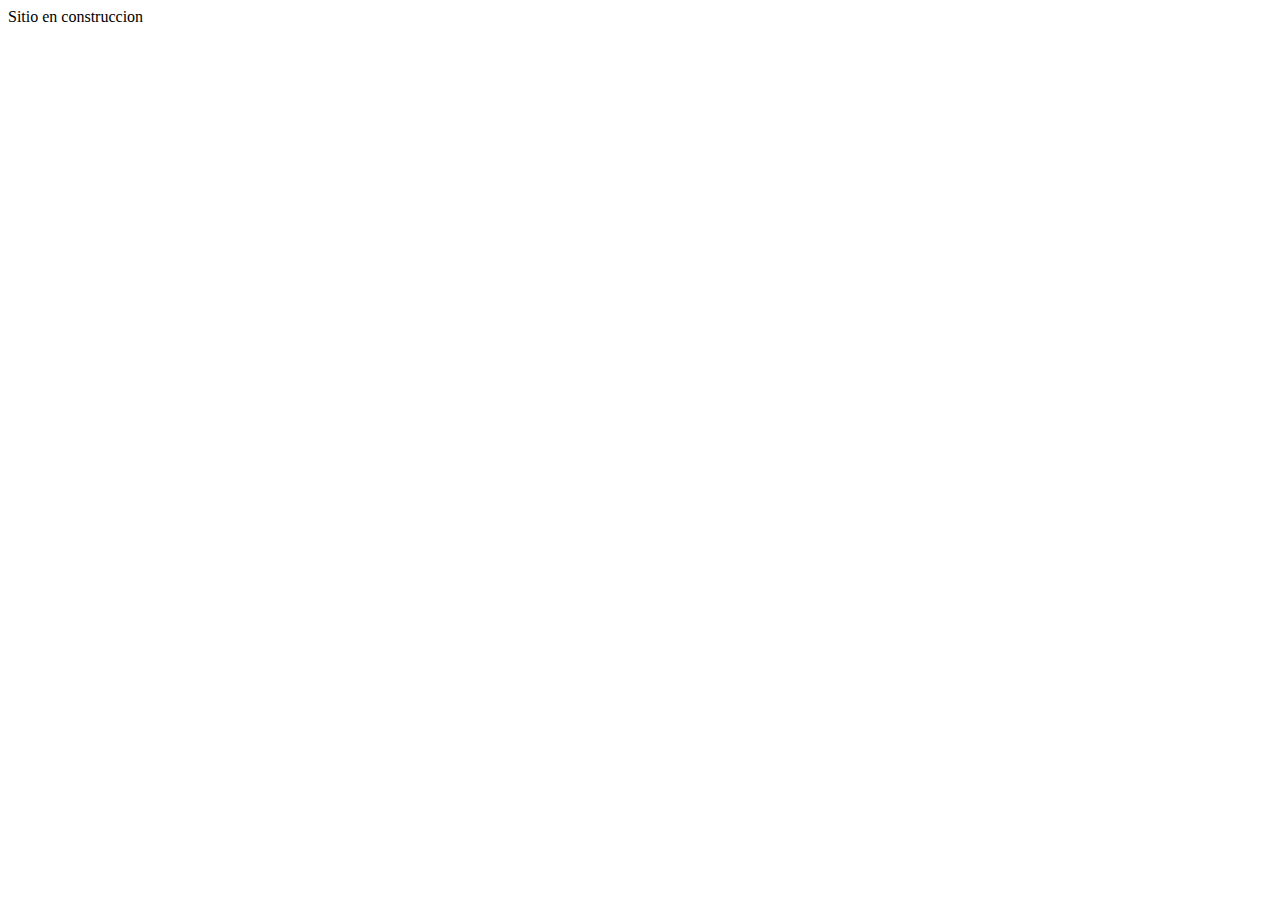
<file: index.html>
<!DOCTYPE html>
<html lang="en">
<head>
    <meta charset="UTF-8">
    <meta name="viewport" content="width=device-width, initial-scale=1.0">
    <title>Document</title>
</head>
<body>
    Sitio en construccion
</body>
</html>
</file>
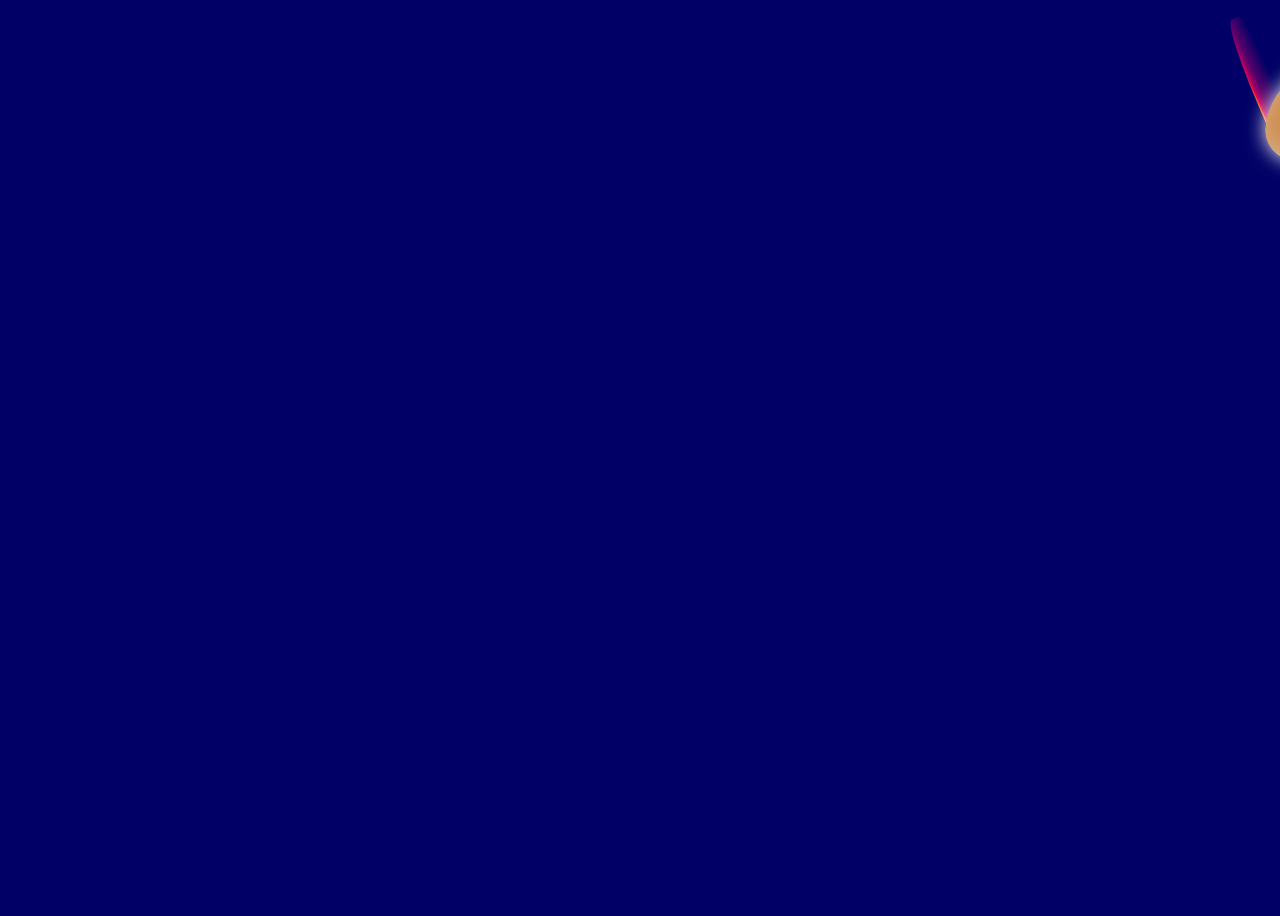
<file: asteroide/index.html>
<!DOCTYPE html>
<html lang="en">
<head>
    <meta charset="UTF-8">
    <meta http-equiv="X-UA-Compatible" content="IE=edge">
    <meta name="viewport" content="width=device-width, initial-scale=1.0">
    <link rel="stylesheet" href="css/styles.css">
    <title>Empresaurios</title>
</head>
<body>
    <div class="estela" id="stela">

        <div class="asteroid">
            <span></span>
            <span></span>
            <span></span>
            <span></span>
            <span></span>
            <span></span>
        </div>
    </div>
    <div class="cloud"></div>
    <div class="muntain"></div>

    <script src="js/script.js"></script>
</body>
</html>
</file>
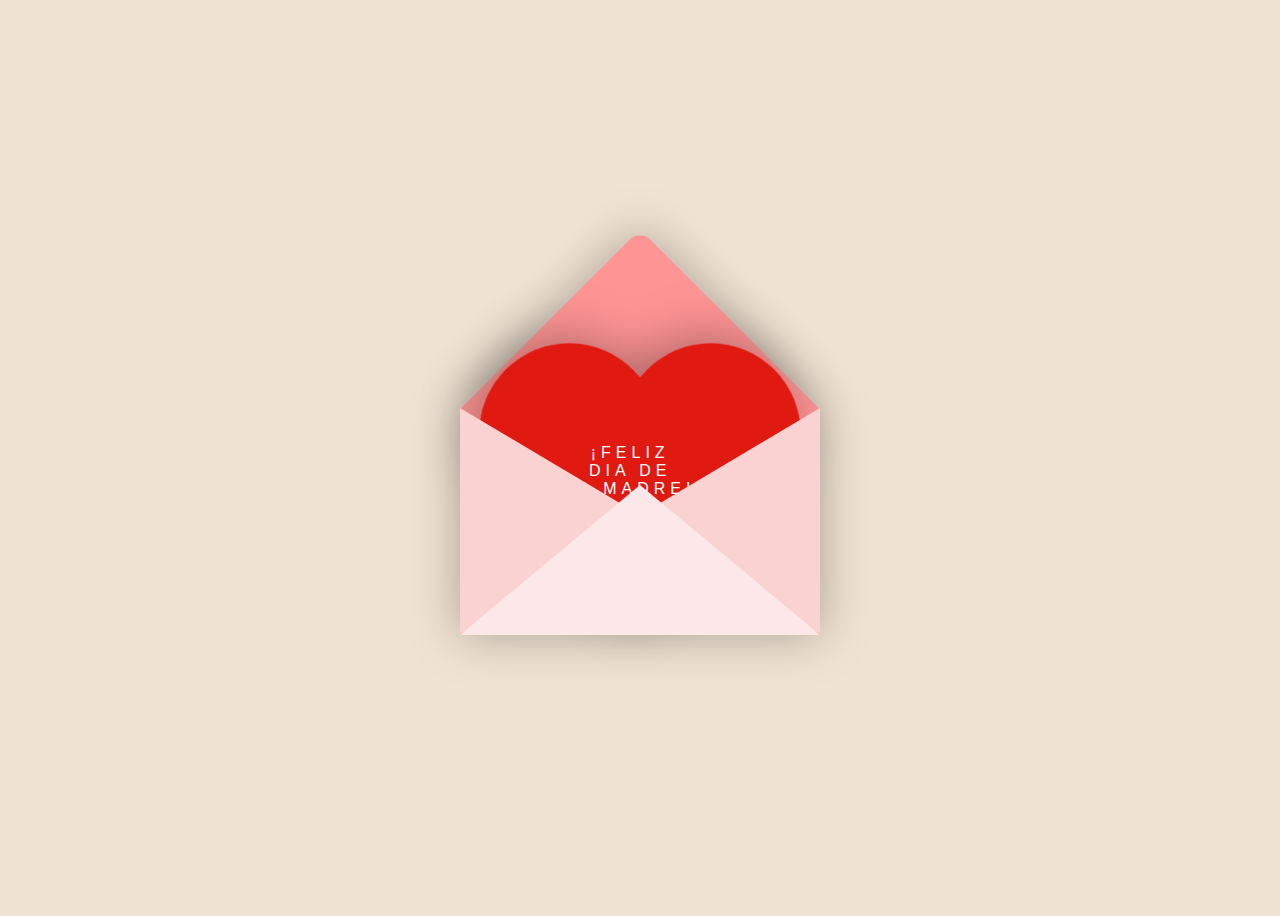
<file: carta-mami/index.html>
<!DOCTYPE html>
<html lang="en">
<head>
  <meta charset="UTF-8">
  <title>Carta de San Valentín</title>
  <link rel="stylesheet" href="./style.css">
</head>
<body>

   

<div class="valentines-day">
  <div class="envelope"></div>
  <div class="heart"></div>
  <div class="text">¡FELIZ <br>DIA DE <br>LA MADRE!</div>
  <div class="front"></div>
</div>

<div id="card">
  <div class="side one"></div>
  <div class="side two">
    <h2>Querida Mami</h2>
    <p>En este dia especial, simplemente quiero expresar lo que siento desde lo mas profundo de mi corazón.
      Tú eres una de las mas grandes razones por la que el mundo tiene sentido, pues eres mi guia y mi apoyo 
      incondicional.
    </p>
    <p>Gracias por estar siempre a mi lado, por si mi ejemplo a seguir, y por tu gran amor.</p>
    <p>¡Feliz Dia de la Madre!</p>
    <p>Atte.:</p>
    <h2>Tu hijo Kike</h2>
  </div>
</div>

<script src='https://cdnjs.cloudflare.com/ajax/libs/jquery/3.2.1/jquery.min.js'></script>
<script src="./script.js"></script>

</body>
</html>
</file>
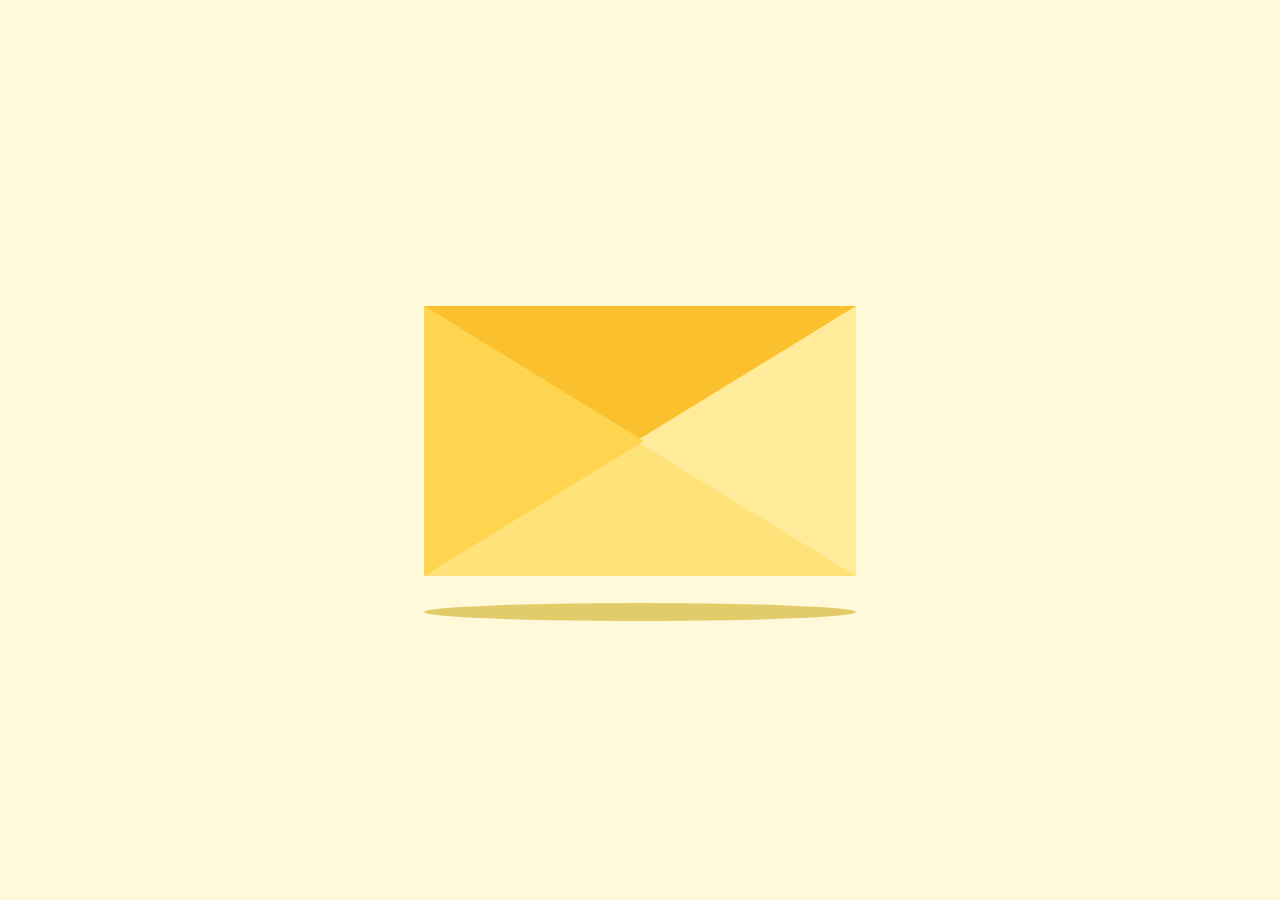
<file: carta-neni/index.html>
<!DOCTYPE html>
<html lang="en">
<head>
  <meta charset="UTF-8">
  <meta http-equiv="X-UA-Compatible" content="IE=edge">
  <meta name="viewport" content="width=device-width, initial-scale=1.0">
  <title>Carta Amarilla</title>
  <style>
    @import url('https://fonts.googleapis.com/css2?family=Pangolin&display=swap');

    * {margin: 0; padding: 0;}

    body {
      height: 100vh;
      width: 100vw;
      background: #fff9d9;
      font-family: 'Pangolin', cursive;
      font-size: 1vmin;
      display: flex;
      align-items: center;
      justify-content: center;
    }

    .container {
      position: relative;
      top: 0vmin;
      cursor: pointer;
    }

    .envelope {
      position: relative;
      background: #ffd84d;
      height: 30vmin;
      width: 48vmin;
    }

    .card {
      position: absolute;
      background: white;
      height: 30vmin;
      width: 45vmin;
      display: flex;
      flex-direction: column;
      justify-content: center;
      align-items: center;
      left: 1.5vmin;
      top: 0vmin;
      animation: slide-rev 0.2s ease-out;
    }

    .message {
      position: absolute;
      top: 5vmin;
      color: #665500;
      text-align: center;
    }

    /* Sobre amarillo */
    .cover {
      position: absolute;
      height: 0;
      width: 0;
      border-bottom: 15vmin solid #ffe27a;
      border-left: 24vmin solid transparent;
      border-right: 24vmin solid transparent;
      top: 15vmin;
      z-index: 3;
    }

    .cover::after {
      position: absolute;
      content: '';
      border-left: 24.5vmin solid #ffd54f;
      border-bottom: 15vmin solid transparent;
      border-top: 15vmin solid transparent;
      top: -15vmin;
      left: -24vmin;
    }

    .cover::before {
      position: absolute;
      content: '';
      border-right: 24.5vmin solid #ffeb99;
      border-bottom: 15vmin solid transparent;
      border-top: 15vmin solid transparent;
      top: -15vmin;
      left: -0.5vmin;
    }

    .lid {
      position: absolute;
      height: 0;
      width: 0;
      border-top: 15vmin solid #fbc02d;
      border-left: 24vmin solid transparent;
      border-right: 24vmin solid transparent;
      top: 0;
      transform-origin: top;
      animation: open-rev 2s;
    }

    .container:hover .lid {
      animation: open 0.5s;
      animation-fill-mode: forwards;
    }

    .container:hover .card {
      animation: slide 0.2s;
      animation-delay: 0.5s;
      animation-fill-mode: forwards;
    }

    .shadow {
      position: relative;
      top: 3vmin;
      border-radius: 50%;
      opacity: 0.7;
      height: 2vmin;
      width: 48vmin;
      background: #d6b93a;
    }

    @keyframes open {
      100% {transform: rotatex(180deg);}
    }

    @keyframes slide {
      100% {transform: translatey(-15vmin); z-index: 2;}
    }

    @keyframes open-rev {
      from {transform: rotatex(-180deg);}
    }

    @keyframes slide-rev {
      from {transform: translatey(-15vmin);}
    }

    canvas {position: absolute; width: 100%; height: 100%;}

    .Att {font-style: italic;}
  </style>
</head>
<body>
  <canvas id="c"></canvas>
  <div class="container" ondblclick="goToFlowers()">
    <div class="envelope"></div>
    <div class="card">
      <h1 class="message">
        Holis Neni ♥<br>
        Esta nota solo es para recordarte que te quiero mucho<br>
        Y que una Reina como tú no merece ser espectadora<br>
        <span class="Att">Att. Yo Merengues :D </span><br>
        <span class="Att">(Toca dos verces o da doble clic) </span>
      </h1>
    </div>
    <div class="cover"></div>
    <div class="lid"></div>
    <div class="shadow"></div>
  </div>

  <script>
    function goToFlowers() {
      window.location.href = "Name.html"; // aquí pones la ruta de tu página con las flores
    }
  </script>
</body>
</html>
</file>
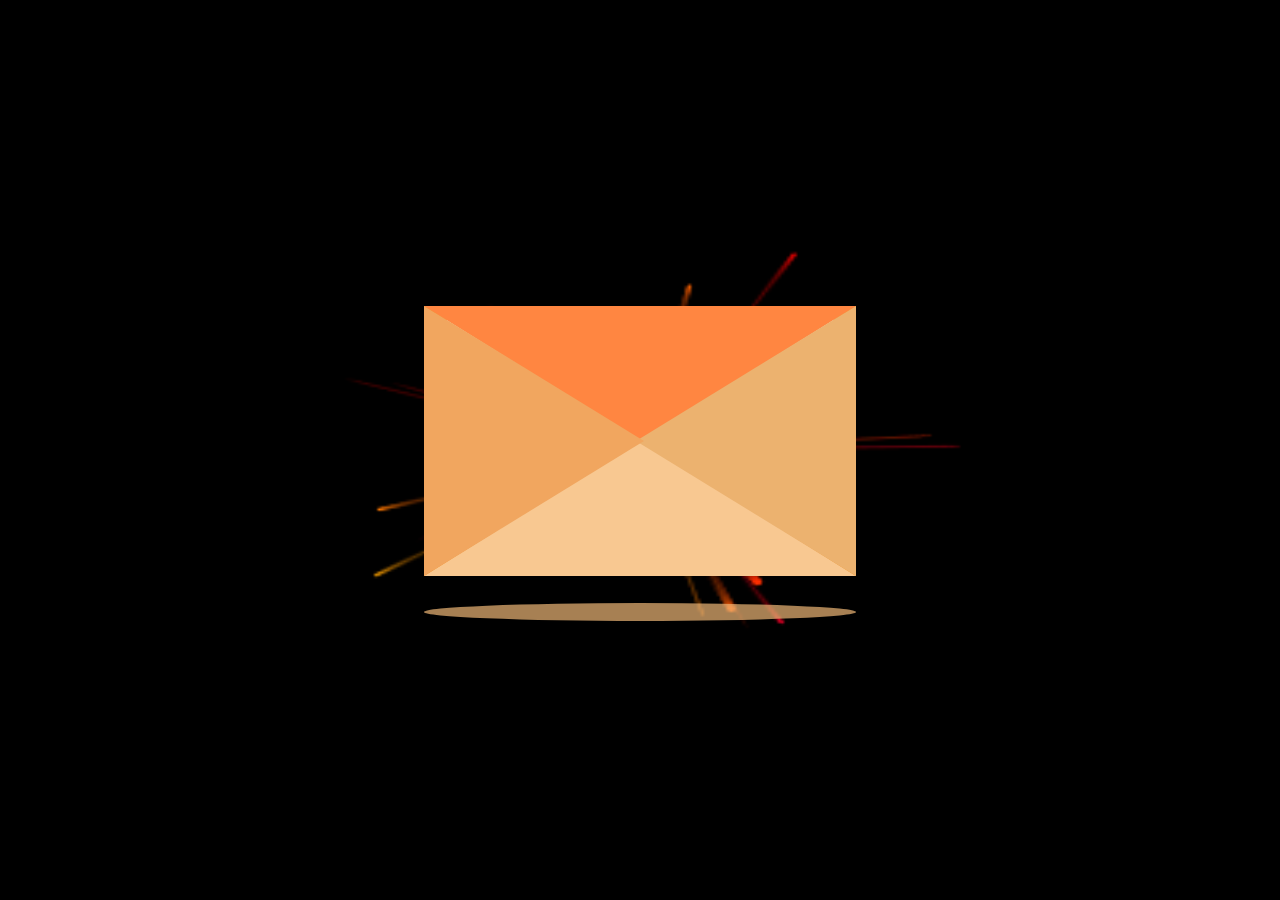
<file: carta/index.html>
<!DOCTYPE html>
<html lang="en">
<head>
    <meta charset="UTF-8">
    <meta http-equiv="X-UA-Compatible" content="IE=edge">
    <meta name="viewport" content="width=device-width, initial-scale=1.0">
    <title>Document</title>
    <style>
        @import url('https://fonts.googleapis.com/css2?family=Pangolin&display=swap');

* {
  margin: 0;
  padding: 0;
}

body {
  height: 100vh;
  width: 100vw;
  background: #fcf4e7;
  font-family: 'Pangolin', cursive;
  font-size: 1vmin;
  display: flex;
  align-items: center;
  justify-content: center;
}

.container {
  position: relative;
  top: 0vmin;
}

.envelope {
  position: relative;
  background: #fa8703;
  height: 30vmin;
  width: 48vmin;
}

.card {
  position: absolute;
  background: white;
  height: 25vmin;
  width: 43vmin;
  
  display: flex;
  flex-direction: column;
  justify-content: center;
  align-items: center;
  left: 2.5vmin;
  top: 0vmin;
  
  animation: slide-rev 0.2s ease-out;
}

.message {
  position: absolute;
  top: 5vmin;
}

.pikachu {
  position: absolute;
  background: #f3de83;
  height: 8vmin;
  width: 10vmin;
  border-radius: 40%;
  top: 15vmin;
  display: flex;
}
.pikachu::before {
  content: '';
  position: absolute;
  background: #f5e189;
  height: 6vmin;
  width: 9vmin;
  border-radius: 90% 90% 60% 60%;
  top: -4vmin;
  left: 0.5vmin;
}
.pikachu::after {
  content: '';
  position: absolute;
  background: transparent;
  height: 1vmin;
  width: 1vmin;
  top: 2vmin;
  left: -1.5vmin;
  color: #4a4947;
  border-radius: 50%;
  box-shadow:
    4vmin -3.5vmin, 8vmin -3.5vmin,
    2vmin -2vmin #fad598, 10vmin -2vmin #fad598,
    3vmin 5vmin #f9ebaa, 9.3vmin 5vmin #f9ebaa;
}

.smile {
  position: relative;
  background: transparent;
  height: 1vmin;
  width: 1vmin;
  border-radius: 50%;
  border-bottom: 0.3vmin solid #4a4947;
  left: -5vmin;
  top: -1.3vmin;
}

.smile::before {
  position: absolute;
  content: '';
  background: transparent;
  height: 1vmin;
  width: 1vmin;
  border-radius: 50%;
  border-bottom: 0.3vmin solid #4a4947;
  left: 0.7vmin;
}

.limbs {
  position: relative;
  width: 0; 
  height: 0; 
  border-left: 1vmin solid transparent;
  border-right: 1vmin solid transparent;  
  border-bottom: 6vmin solid #f9ebaa;
  border-radius: 80%;
  top: -6vmin;
  left: 1vmin;
  transform: rotate(-20deg);
}

.limbs::before {
  content: '';
  position: absolute;
  background: #f9ebaa;
  width: 5vmin;
  height: 2vmin;
  border-radius: 40%;
  top: 10vmin;
  left: 4vmin;
  box-shadow: 
    -1vmin 1.5vmin #f9ebaa;
}

.limbs::after {
  content: '';
  position: absolute;
  width: 0; 
  height: 0; 
  border-left: 1vmin solid transparent;
  border-right: 1vmin solid transparent;  
  border-bottom: 6vmin solid #f9ebaa;
  border-radius: 80%;
  top: 3vmin;
  left: 5vmin;
  transform: rotate(40deg);
}

.heart {
  position: relative;
  width: 5vmin;
  height: 4vmin;
  top: 2vmin;
  left: 0.6vmin;
}
.heart:before,
.heart:after {
  position: absolute;
  content: "";
  left: 2.5vmin;
  top: 0;
  width: 2.5vmin;
  height: 4vmin;
  background: #f06102;
  border-radius: 2.5vmin 2.5vmin 0 0;
  transform: rotate(-45deg);
  transform-origin: 0 100%;
}
.heart:after {
  left: 0;
  transform: rotate(45deg);
  transform-origin: 100% 100%;
}

.arms {
  position: relative;
  background: #f9ebaa;
  width: 4.2vmin; 
  height: 2vmin; 
  border-radius: 60% 60% 90% 60% / 50% 50% 90% 90%;
  top: 3vmin;
  left: -5vmin;
}
.arms::after {
  content: '';
  position: absolute;
  background: #f9ebaa;
  width: 4vmin; 
  height: 2vmin; 
  border-radius: 60% 60% 90% 60% / 50% 50% 90% 90%;
  left: 5vmin;
  top: 0vmin;
}

.cover {
  position: absolute;
  height: 0;
  width: 0;
  
  border-bottom: 15vmin solid #f8c891;
  border-left: 24vmin solid transparent;
  border-right: 24vmin solid transparent;
  top: 15vmin;
  z-index: 3;
}

.cover::after { /*left triangle*/
  position: absolute;
  content: '';
  border-left: 24.5vmin solid #f1a65f;
  border-bottom: 15vmin solid transparent;
  border-top: 15vmin solid transparent;
  top: -15vmin;
  left: -24vmin;
}

.cover::before {
  position: absolute;
  content: '';
  border-right: 24.5vmin solid #ecb26f;
  border-bottom: 15vmin solid transparent;
  border-top: 15vmin solid transparent;
  top: -15vmin;
  left: -0.5vmin;
}

.lid {
  position: absolute;
  height: 0;
  width: 0;
  
  border-top: 15vmin solid #ff8641;
  border-left: 24vmin solid transparent;
  border-right: 24vmin solid transparent;

  top: 0;
  transform-origin: top;
  animation: open-rev 2s;
}

.container:hover .lid {
  animation: open 0.5s;
  animation-fill-mode: forwards;
}

.container:hover .card {
  animation: slide 0.2s;
  animation-delay: 0.5s;
  animation-fill-mode: forwards;
}

.shadow {
  position: relative;
  top: 3vmin;
  border-radius: 50%; 
  opacity: 0.7;
  height: 2vmin;
  width: 48vmin;
  background: #eeb676;
}

@keyframes open {
  100% {
    transform: rotatex(180deg);
  }
}

@keyframes slide {
  100% {
    transform: translatey(-15vmin);
    z-index: 2;
  }
}

@keyframes open-rev {
  from {
    transform: rotatex(-180deg);

  }
}

@keyframes slide-rev {
  from {
    transform: translatey(-15vmin);
  }
}
canvas {
  
   
	position: absolute;
 
  width: 100%;
  height: 100%;
}

.Att{
  font-style: italic;
}
    </style>
</head>
<body>
    <canvas id="c"></canvas>
    <div class="container">
        <div class="envelope"></div>
        <div class="card">
          <h1 class="message">Holis Pequeña ♥<br> Esta nota solo es para recordarte que te quiero mucho <br> <span class="Att">Att. Buddy :D </span></h1>
          <div class="pikachu">
            <div class="limbs"></div>
            <div class="heart"></div>
            <div class="arms"></div>
            <div class="smile"></div>
          </div>
        </div>
        <div class="cover"></div>
        <div class="lid"></div>
        <div class="shadow"></div>
      </div>
     

      <Script>

                var b = document.body;
                var c = document.getElementsByTagName("canvas")[0];
                var a = c.getContext("2d");
                h = 400;
                p = [];
                j = 0;
                k = 0;
                u = 0;
                m = Math;
                q = function (e, b) {
                return ~~(m.random() * (b - e + 1) + e);
                };
                d = "Infinity";
                c.width = 400;
                c.height = h;
                document.bgColor = "#111";
                c.style.background = "#000";
                c.addEventListener("mousemove", function (e) {
                j = m.floor(e.pageX - c.offsetLeft - 200);
                k = m.floor(e.pageY - c.offsetTop - h / 2);
                e = -(-k / -j);
                u = m.floor(m.atan(e) * (180 / m.PI));
                0 > j && 0 > k && (u += 180);
                0 > j && 0 < k && (u += 180);
                0 < j && 0 < k && (u += 360);
                0 > k && e == "-" + d && (u = 90);
                0 < k && e == d && (u = 270);
                0 > j && "0" == e && (u = 180);
                isNaN(u) && (u = 0);
                });
                setInterval(function () {
                a.fillStyle = "rgba(0,0,0,.1)";
                a.fillRect(0, 0, 400, h);
                var e = p.length;
                if (200 > e)
                    for (var b = 200 - e; b--; )
                    p.push({
                        a: q(25, 350) / 100,
                        x: 200,
                        y: h / 2,
                        d: q(0, 360),
                        b: q(-75, 75) / 100,
                        c: q(-40, 40)
                    });
                for (; e--; ) {
                    b = p[e];
                    a.beginPath();
                    a.arc(b.x, b.y, b.a, 0, 2 * m.PI);
                    a.moveTo(200, h / 2);
                    a.lineTo(b.x, b.y);
                    a.fillStyle = "hsl(" + (u + b.c) + ",100%,50%)";
                    a.fill();
                    a.strokeStyle = "hsla(" + (u + b.c) + ",100%,50%,.05)";
                    a.stroke();
                    b.a -= 0.02;
                    var f = (b.d * m.PI) / 180,
                    g = m.sin(f) * b.b;
                    b.x += m.cos(f) * b.b + (j * b.a) / 175;
                    b.y += g + (k * b.a) / 175;
                    (b.y - b.a > h || b.y < -b.a || b.x > 400 + b.a || b.x < -b.a || 0 > b.a) &&
                    p.splice(e, 1);
                }
                }, 5);

      </Script>
</body>
</html>
</file>
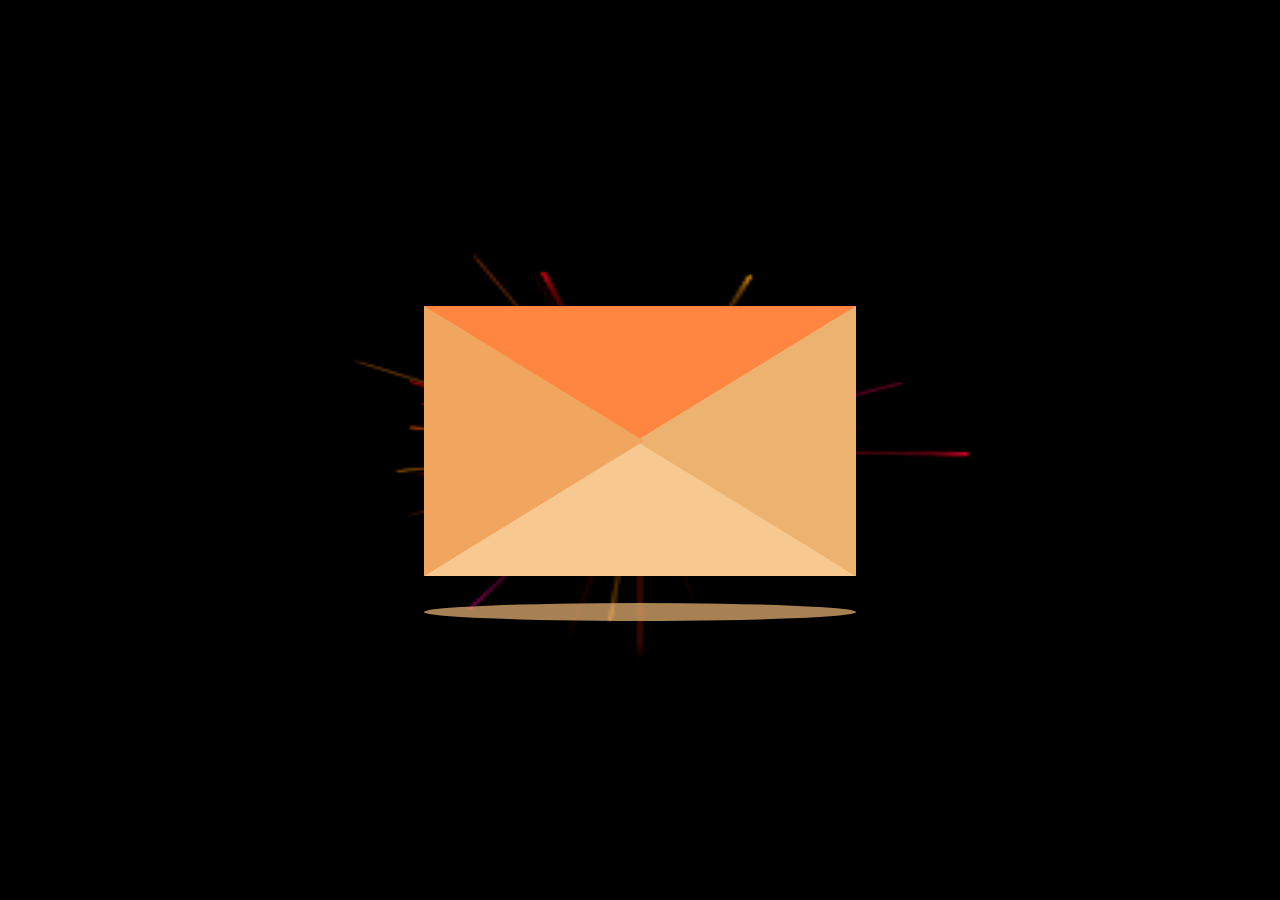
<file: empresaurios/index.html>
<!DOCTYPE html>
<html lang="en">
<head>
    <meta charset="UTF-8">
    <meta http-equiv="X-UA-Compatible" content="IE=edge">
    <meta name="viewport" content="width=device-width, initial-scale=1.0">
    <title>Document</title>
    <style>
        @import url('https://fonts.googleapis.com/css2?family=Pangolin&display=swap');

* {
  margin: 0;
  padding: 0;
}

body {
  height: 100vh;
  width: 100vw;
  background: #fcf4e7;
  font-family: 'Pangolin', cursive;
  font-size: 1vmin;
  display: flex;
  align-items: center;
  justify-content: center;
}

.container {
  position: relative;
  top: 0vmin;
}

.envelope {
  position: relative;
  background: #fa8703;
  height: 30vmin;
  width: 48vmin;
}

.card {
  position: absolute;
  background: white;
  height: 25vmin;
  width: 43vmin;
  
  display: flex;
  flex-direction: column;
  justify-content: center;
  align-items: center;
  left: 2.5vmin;
  top: 0vmin;
  
  animation: slide-rev 0.2s ease-out;
}

.message {
  position: absolute;
  top: 5vmin;
}

.pikachu {
  position: absolute;
  background: #f3de83;
  height: 8vmin;
  width: 10vmin;
  border-radius: 40%;
  top: 20vmin;
  display: flex;
}
.pikachu::before {
  content: '';
  position: absolute;
  background: #f5e189;
  height: 6vmin;
  width: 9vmin;
  border-radius: 90% 90% 60% 60%;
  top: -4vmin;
  left: 0.5vmin;
}
.pikachu::after {
  content: '';
  position: absolute;
  background: transparent;
  height: 1vmin;
  width: 1vmin;
  top: 2vmin;
  left: -1.5vmin;
  color: #4a4947;
  border-radius: 50%;
  box-shadow:
    4vmin -3.5vmin, 8vmin -3.5vmin,
    2vmin -2vmin #fad598, 10vmin -2vmin #fad598,
    3vmin 5vmin #f9ebaa, 9.3vmin 5vmin #f9ebaa;
}

.smile {
  position: relative;
  background: transparent;
  height: 1vmin;
  width: 1vmin;
  border-radius: 50%;
  border-bottom: 0.3vmin solid #4a4947;
  left: -5vmin;
  top: -1.3vmin;
}

.smile::before {
  position: absolute;
  content: '';
  background: transparent;
  height: 1vmin;
  width: 1vmin;
  border-radius: 50%;
  border-bottom: 0.3vmin solid #4a4947;
  left: 0.7vmin;
}

.limbs {
  position: relative;
  width: 0; 
  height: 0; 
  border-left: 1vmin solid transparent;
  border-right: 1vmin solid transparent;  
  border-bottom: 6vmin solid #f9ebaa;
  border-radius: 80%;
  top: -6vmin;
  left: 1vmin;
  transform: rotate(-20deg);
}

.limbs::before {
  content: '';
  position: absolute;
  background: #f9ebaa;
  width: 5vmin;
  height: 2vmin;
  border-radius: 40%;
  top: 10vmin;
  left: 4vmin;
  box-shadow: 
    -1vmin 1.5vmin #f9ebaa;
}

.limbs::after {
  content: '';
  position: absolute;
  width: 0; 
  height: 0; 
  border-left: 1vmin solid transparent;
  border-right: 1vmin solid transparent;  
  border-bottom: 6vmin solid #f9ebaa;
  border-radius: 80%;
  top: 3vmin;
  left: 5vmin;
  transform: rotate(40deg);
}

.heart {
  position: relative;
  width: 5vmin;
  height: 4vmin;
  top: 2vmin;
  left: 0.6vmin;
}
.heart:before,
.heart:after {
  position: absolute;
  content: "";
  left: 2.5vmin;
  top: 0;
  width: 2.5vmin;
  height: 4vmin;
  background: #f06102;
  border-radius: 2.5vmin 2.5vmin 0 0;
  transform: rotate(-45deg);
  transform-origin: 0 100%;
}
.heart:after {
  left: 0;
  transform: rotate(45deg);
  transform-origin: 100% 100%;
}

.arms {
  position: relative;
  background: #f9ebaa;
  width: 4.2vmin; 
  height: 2vmin; 
  border-radius: 60% 60% 90% 60% / 50% 50% 90% 90%;
  top: 3vmin;
  left: -5vmin;
}
.arms::after {
  content: '';
  position: absolute;
  background: #f9ebaa;
  width: 4vmin; 
  height: 2vmin; 
  border-radius: 60% 60% 90% 60% / 50% 50% 90% 90%;
  left: 5vmin;
  top: 0vmin;
}

.cover {
  position: absolute;
  height: 0;
  width: 0;
  
  border-bottom: 15vmin solid #f8c891;
  border-left: 24vmin solid transparent;
  border-right: 24vmin solid transparent;
  top: 15vmin;
  z-index: 3;
}

.cover::after { /*left triangle*/
  position: absolute;
  content: '';
  border-left: 24.5vmin solid #f1a65f;
  border-bottom: 15vmin solid transparent;
  border-top: 15vmin solid transparent;
  top: -15vmin;
  left: -24vmin;
}

.cover::before {
  position: absolute;
  content: '';
  border-right: 24.5vmin solid #ecb26f;
  border-bottom: 15vmin solid transparent;
  border-top: 15vmin solid transparent;
  top: -15vmin;
  left: -0.5vmin;
}

.lid {
  position: absolute;
  height: 0;
  width: 0;
  
  border-top: 15vmin solid #ff8641;
  border-left: 24vmin solid transparent;
  border-right: 24vmin solid transparent;

  top: 0;
  transform-origin: top;
  animation: open-rev 2s;
}

.container:hover .lid {
  animation: open 0.5s;
  animation-fill-mode: forwards;
}

.container:hover .card {
  animation: slide 0.2s;
  animation-delay: 0.5s;
  animation-fill-mode: forwards;
}

.shadow {
  position: relative;
  top: 3vmin;
  border-radius: 50%; 
  opacity: 0.7;
  height: 2vmin;
  width: 48vmin;
  background: #eeb676;
}

@keyframes open {
  100% {
    transform: rotatex(180deg);
  }
}

@keyframes slide {
  100% {
    transform: translatey(-15vmin);
    z-index: 2;
  }
}

@keyframes open-rev {
  from {
    transform: rotatex(-180deg);

  }
}

@keyframes slide-rev {
  from {
    transform: translatey(-15vmin);
  }
}
canvas {
  
   
	position: absolute;
 
  width: 100%;
  height: 100%;
}

.Att{
  font-style: italic;
}
    </style>
</head>
<body>
    <canvas id="c"></canvas>
    <div class="container">
        <div class="envelope"></div>
        <div class="card">
          <h1 class="message">Holis Empresaurios. Esta nota solo es para recordarles que se les aprecia mucho y tengan un Feliz dia de la amistad :3<br> 
            <span class="Att">Att. El arrimado de la agenda :D </span></h1>
          <div class="pikachu">
            <div class="limbs"></div>
            <div class="heart"></div>
            <div class="arms"></div>
            <div class="smile"></div>
          </div>
        </div>
        <div class="cover"></div>
        <div class="lid"></div>
        <div class="shadow"></div>
      </div>
     

      <Script>

                var b = document.body;
                var c = document.getElementsByTagName("canvas")[0];
                var a = c.getContext("2d");
                h = 400;
                p = [];
                j = 0;
                k = 0;
                u = 0;
                m = Math;
                q = function (e, b) {
                return ~~(m.random() * (b - e + 1) + e);
                };
                d = "Infinity";
                c.width = 400;
                c.height = h;
                document.bgColor = "#111";
                c.style.background = "#000";
                c.addEventListener("mousemove", function (e) {
                j = m.floor(e.pageX - c.offsetLeft - screen.width/2);
                k = m.floor(e.pageY - c.offsetTop - h / 2);
                e = -(-k / -j);
                u = m.floor(m.atan(e) * (180 / m.PI));
                0 > j && 0 > k && (u += 180);
                0 > j && 0 < k && (u += 180);
                0 < j && 0 < k && (u += 360);
                0 > k && e == "-" + d && (u = 90);
                0 < k && e == d && (u = 270);
                0 > j && "0" == e && (u = 180);
                isNaN(u) && (u = 0);
                });
                setInterval(function () {
                a.fillStyle = "rgba(0,0,0,.1)";
                a.fillRect(0, 0, 400, h);
                var e = p.length;
                if (200 > e)
                    for (var b = 200 - e; b--; )
                    p.push({
                        a: q(25, 350) / 100,
                        x: 200,
                        y: h / 2,
                        d: q(0, 360),
                        b: q(-75, 75) / 100,
                        c: q(-40, 40)
                    });
                for (; e--; ) {
                    b = p[e];
                    a.beginPath();
                    a.arc(b.x, b.y, b.a, 0, 2 * m.PI);
                    a.moveTo(200, h / 2);
                    a.lineTo(b.x, b.y);
                    a.fillStyle = "hsl(" + (u + b.c) + ",100%,50%)";
                    a.fill();
                    a.strokeStyle = "hsla(" + (u + b.c) + ",100%,50%,.05)";
                    a.stroke();
                    b.a -= 0.02;
                    var f = (b.d * m.PI) / 180,
                    g = m.sin(f) * b.b;
                    b.x += m.cos(f) * b.b + (j * b.a) / 175;
                    b.y += g + (k * b.a) / 175;
                    (b.y - b.a > h || b.y < -b.a || b.x > 400 + b.a || b.x < -b.a || 0 > b.a) &&
                    p.splice(e, 1);
                }
                }, 5);

      </Script>
</body>
</html>
</file>
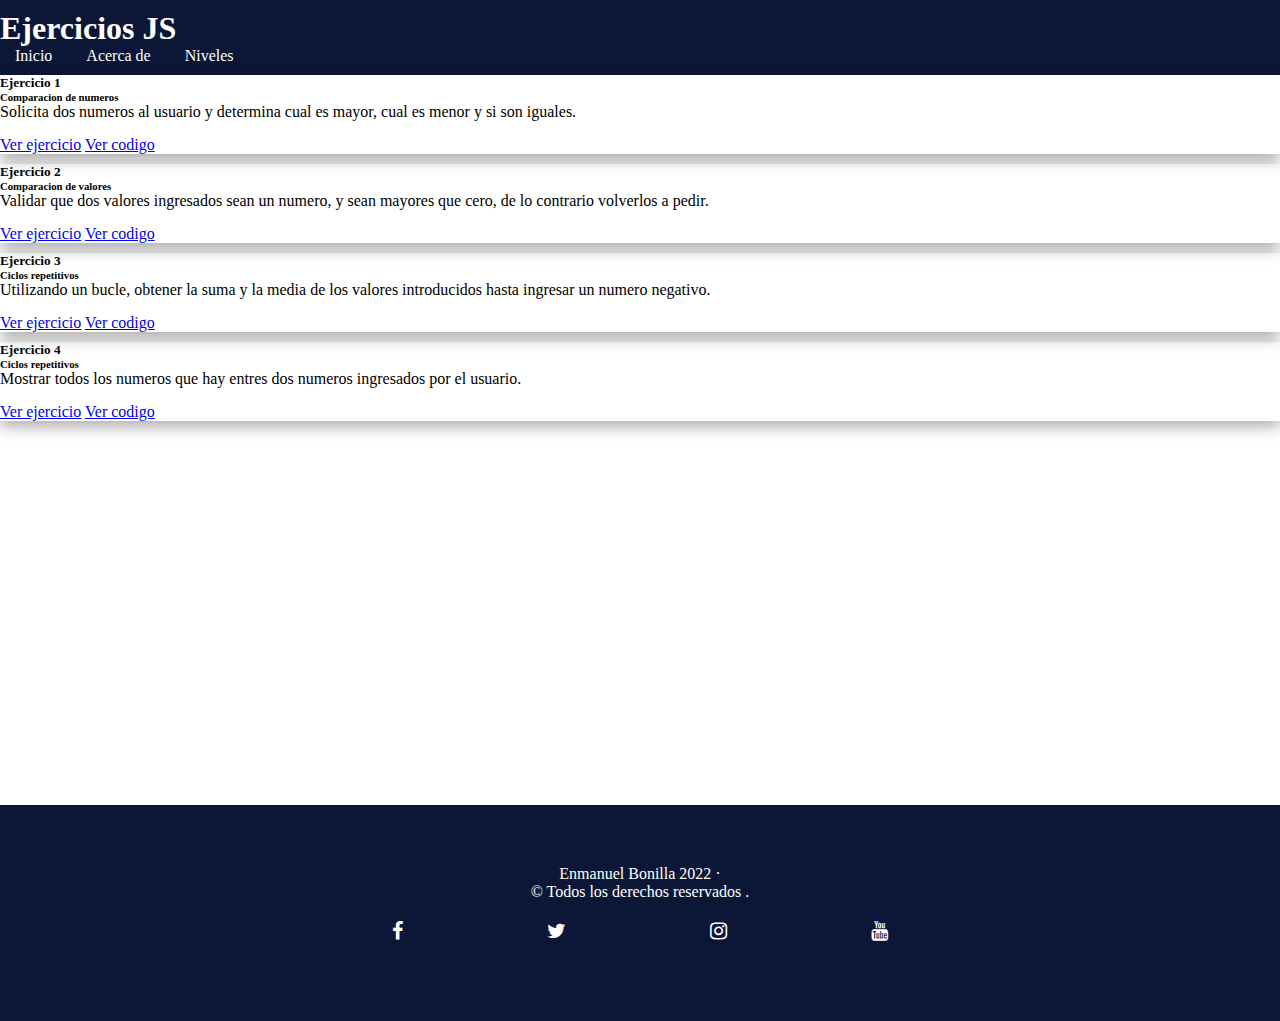
<file: Practicas-JS-main/index.html>
<!DOCTYPE html>
<html lang="en">

<head>
	<meta charset="UTF-8">
	<meta name="viewport" content="width=device-width, initial-scale=1.0">
	<link rel="stylesheet" href="https://stackpath.bootstrapcdn.com/font-awesome/4.7.0/css/font-awesome.min.css">
	<link rel="stylesheet" href="https://cdn.jsdelivr.net/npm/bootstrap@4.6.1/dist/css/bootstrap.min.css"
		integrity="sha384-zCbKRCUGaJDkqS1kPbPd7TveP5iyJE0EjAuZQTgFLD2ylzuqKfdKlfG/eSrtxUkn" crossorigin="anonymous">
	<link rel="stylesheet" href="css/style.css">

	<script src="js/app.js" charset="utf-8"></script>
	<title>Practicas JS</title>
</head>

<body>

	<header class="header">
		<div class="container">
			<div class="menu">
				<div class="row">
					<div class="menu-logo col-xs-12 col-sm-4 text-center">
						<a href="">
							<h1>Ejercicios JS</h1>
						</a>
					</div>
					<nav class="navbar col-xs-12 col-sm-8">
						<a href="">Inicio</a>
						<a href="">Acerca de</a>
						<a href="">Niveles</a>
					</nav>
				</div>
			</div>


		</div>
	</header>


	<main class="container mt-4">

		<div class="row text-center">

			<div class="col-xs-12 col-sm-6 col-md-4 col-lg-3 well-lg">
				<div class="card">
					<div class="card-body">
						<h5 class="card-title">Ejercicio 1</h5>
						<h6 class="card-subtitle mb-2 text-muted">Comparacion de numeros</h6>
						<p class="card-text">Solicita dos numeros al usuario y determina cual es mayor, cual es menor y
							si son iguales.</p>
					</div> <!-- card-body -->
					<div class="card-links">
						<a href="ejercicios/ejercicio01.html" class="card-link">Ver ejercicio</a>
						<a href="#" class="card-link">Ver codigo</a>
					</div>
				</div><!-- card -->
			</div> <!-- col-sm-4 col-md-3 well-lg-->

			<div class="col-xs-12 col-sm-6 col-md-4 col-lg-3 well-lg">
				<div class="card">
					<div class="card-body">
						<h5 class="card-title">Ejercicio 2</h5>
						<h6 class="card-subtitle mb-2 text-muted">Comparacion de valores</h6>
						<p class="card-text">Validar que dos valores ingresados sean un numero, y sean mayores que cero,
							de lo contrario volverlos a pedir.</p>
					</div> <!-- card-body -->
					<div class="card-links">
						<a href="#" class="card-link">Ver ejercicio</a>
						<a href="#" class="card-link">Ver codigo</a>
					</div>
				</div><!-- card -->
			</div> <!-- col-sm-4 col-md-3 well-lg-->

			<div class="col-xs-12 col-sm-6 col-md-4 col-lg-3 well-lg">
				<div class="card">
					<div class="card-body">
						<h5 class="card-title">Ejercicio 3</h5>
						<h6 class="card-subtitle mb-2 text-muted">Ciclos repetitivos</h6>
						<p class="card-text">Utilizando un bucle, obtener la suma y la media de los valores introducidos
							hasta ingresar un numero negativo.</p>
					</div> <!-- card-body -->
					<div class="card-links">
						<a href="#" class="card-link">Ver ejercicio</a>
						<a href="#" class="card-link">Ver codigo</a>
					</div>
				</div><!-- card -->
			</div> <!-- col-sm-4 col-md-3 well-lg-->

			<div class="col-xs-12 col-sm-6 col-md-4 col-lg-3 well-lg">
				<div class="card">
					<div class="card-body">
						<h5 class="card-title">Ejercicio 4</h5>
						<h6 class="card-subtitle mb-2 text-muted">Ciclos repetitivos</h6>
						<p class="card-text">Mostrar todos los numeros que hay entres dos numeros ingresados por el
							usuario.</p>
					</div> <!-- card-body -->
					<div class="card-links">
						<a href="#" class="card-link">Ver ejercicio</a>
						<a href="#" class="card-link">Ver codigo</a>
					</div>
				</div><!-- card -->
			</div> <!-- col-sm-4 col-md-3 well-lg-->
		</div> <!-- row text-center-->
	</main>

	<footer>
		<p>Enmanuel Bonilla 2022 · <br>© Todos los derechos reservados .</p>
		<section class="redes-icons">
			<a href="https://www.facebook.com/BMEnrique15" class="fa fa-facebook" target="_blank"></a>
			<a href="https://twitter.com/e_bonilla08" class="fa fa-twitter" target="_blank"></a>
			<a href="https://www.instagram.com/_bmenrique/" class="fa fa-instagram" target="_blank"></a>
			<a href="https://www.youtube.com/channel/UC7vJlRLbcIa9D2TMkwt991A" class="fa fa-youtube"
				target="_blank"></a>
		</section>
	</footer>

	<script src="https://cdn.jsdelivr.net/npm/jquery@3.5.1/dist/jquery.slim.min.js"
		integrity="sha384-DfXdz2htPH0lsSSs5nCTpuj/zy4C+OGpamoFVy38MVBnE+IbbVYUew+OrCXaRkfj"
		crossorigin="anonymous"></script>
	<script src="https://cdn.jsdelivr.net/npm/bootstrap@4.6.1/dist/js/bootstrap.bundle.min.js"
		integrity="sha384-fQybjgWLrvvRgtW6bFlB7jaZrFsaBXjsOMm/tB9LTS58ONXgqbR9W8oWht/amnpF"
		crossorigin="anonymous"></script>
</body>

</html>
</file>
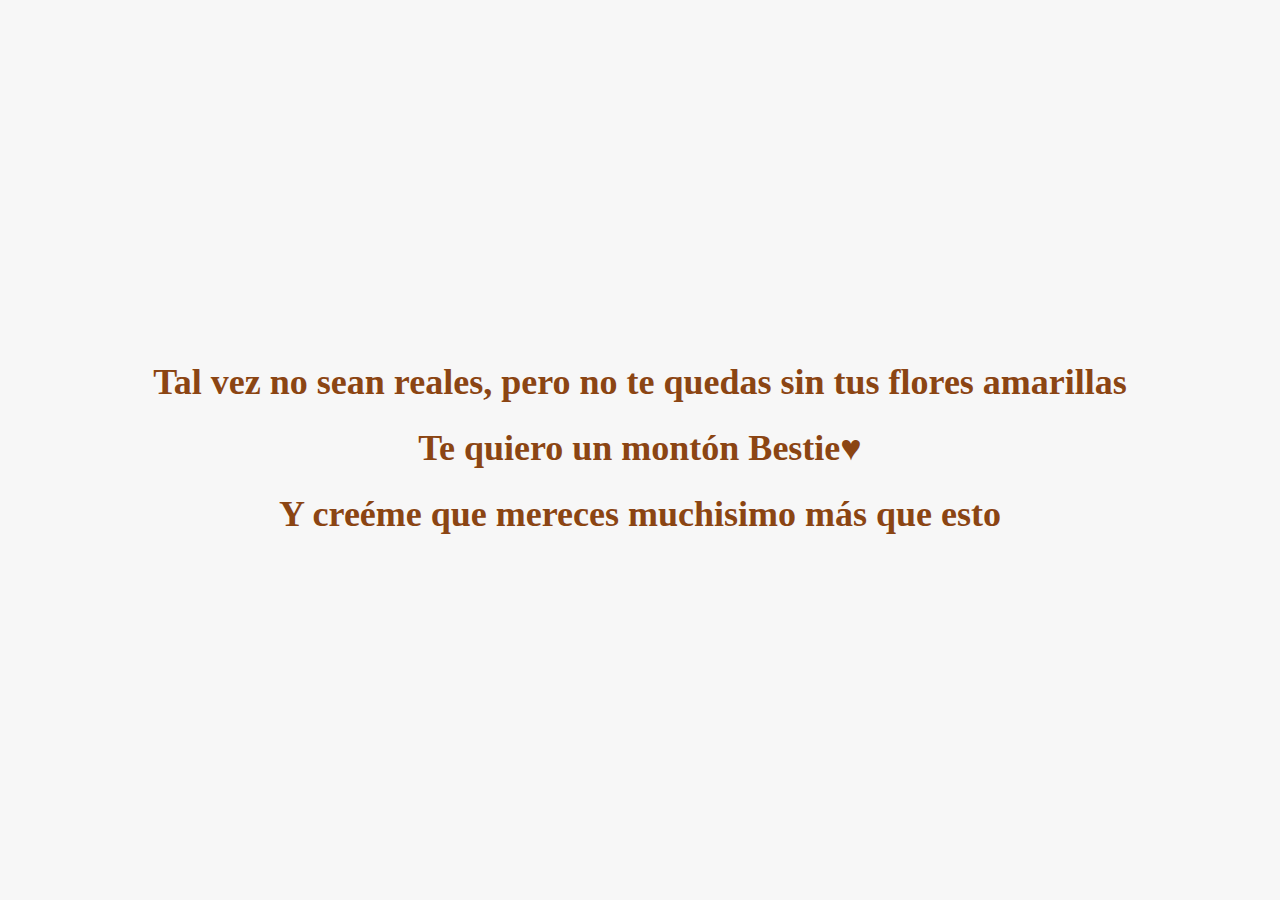
<file: carta-neni/flores-amarillas/index.html>
<!DOCTYPE html>
<html lang="es">
<head>
  <meta charset="UTF-8">
  <meta name="viewport" content="width=device-width, initial-scale=1.0">
  <link rel="stylesheet" href="styles.css">
  <title>Flores Amarillas</title>
</head>
<body ondblclick="mostrarPosdata()">
  <div class="container" id="mensaje">
    <h1>Tal vez no sean reales, pero no te quedas sin tus flores amarillas</h1>
    <h1>Te quiero un montón Bestie♥</h1>
    <h1>Y creéme que mereces muchisimo más que esto</h1>
    <div class="flower-container">
      <!-- Las flores se agregarán y eliminarán aquí mediante JavaScript -->
    </div>
  </div>

  <script>
    function mostrarPosdata() {
      const contenedor = document.getElementById("mensaje");
      contenedor.innerHTML = `
        <h1>Posdata</h1>
        <h2>Me rehuso a esperar hasta el 21 para entregarte esto,</h2>
        <h2>así que disfruta esta noche este regalo.</h2>
        <h2>Espero que te guste.</h2>
        <div class="flower-container">
      <!-- Las flores se agregarán y eliminarán aquí mediante JavaScript -->
    </div>
      `;
    }
  </script>
  <script src="script.js"></script>
</body>
</html>
</file>
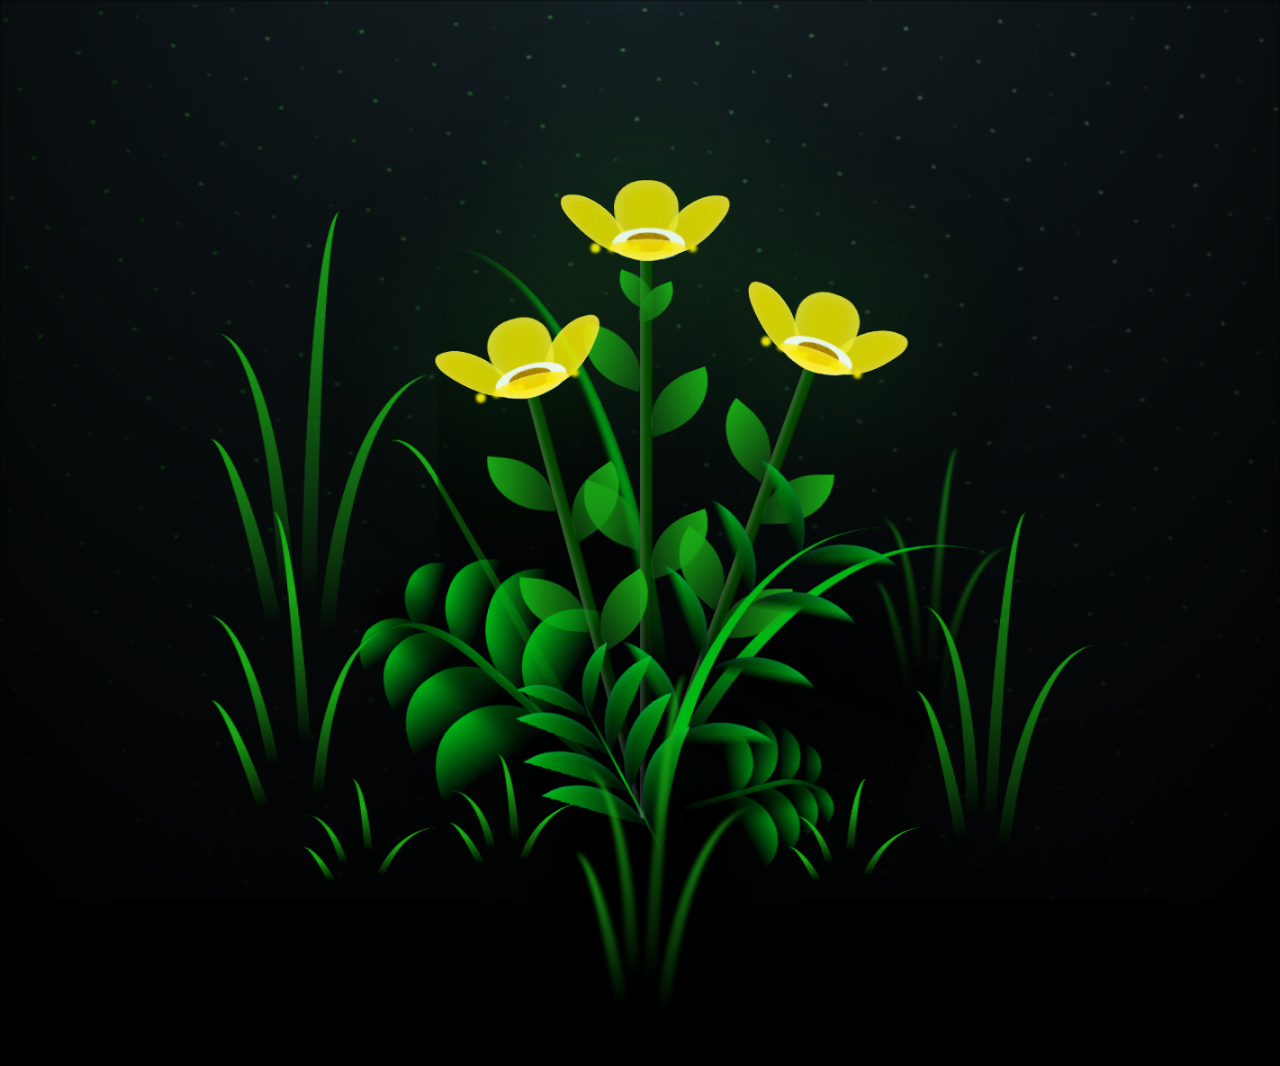
<file: carta-neni/flores.html>
<!DOCTYPE html>
<html lang="en">
<head>
    <meta charset="UTF-8">
    <meta name="viewport" content="width=device-width, initial-scale=1.0">
    <title>Document</title>
    <style>
        *,
*::after,
*::before {
  padding: 0;
  margin: 0;
  box-sizing: border-box;
}

:root {
  --dark-color: #000;
}

body {
  display: flex;
  align-items: flex-end;
  justify-content: center;
  min-height: 100vh;
  background-color: var(--dark-color);
  overflow: hidden;
  perspective: 1000px;
}

.night {
  position: fixed;
  left: 50%;
  top: 0;
  transform: translateX(-50%);
  width: 100%;
  height: 100%;
  filter: blur(0.1vmin);
  background-image: radial-gradient(ellipse at top, transparent 0%, var(--dark-color)), 
  radial-gradient(ellipse at bottom, var(--dark-color), rgba(145, 233, 255, 0.2)), 
  repeating-linear-gradient(220deg, rgb(0, 0, 0) 0px, rgb(0, 0, 0) 19px, transparent 19px, 
  transparent 22px), repeating-linear-gradient(189deg, rgb(0, 0, 0) 0px, rgb(0, 0, 0) 19px, 
  transparent 19px, transparent 22px), repeating-linear-gradient(148deg, rgb(0, 0, 0) 0px, 
  rgb(0, 0, 0) 19px, transparent 19px, transparent 22px), linear-gradient(90deg, rgb(21, 255, 0), 
  rgb(240, 240, 240));
}

.flowers {
  position: relative;
  transform: scale(0.9);
}

.flower {
  position: absolute;
  bottom: 10vmin;
  transform-origin: bottom center;
  z-index: 10;
  --fl-speed: 0.8s;
}

.message {
  background: #fce700;
  bottom: 50px;
  font-family: "Poppins", sans-serif;
  font-size: 40px;
  font-style: normal;
  font-weight: 800;
  height: 60px;
  line-height: 1;
  padding: 10px;
  position: absolute;
  opacity: 0; /* El elemento empieza invisible */
  animation: fadeIn 1s forwards;
  animation-delay: 2s; /* El elemento aparecerá después de 60 segundos */
}

@keyframes fadeIn {
  to {
    opacity: 1; /* El elemento se vuelve visible */
  }
}

.flower--1 {
  -webkit-animation: moving-flower-1 4s linear infinite;
          animation: moving-flower-1 4s linear infinite;
}
.flower--1 .flower__line {
  height: 70vmin;
  -webkit-animation-delay: 0.3s;
          animation-delay: 0.3s;
}
.flower--1 .flower__line__leaf--1 {
  -webkit-animation: blooming-leaf-right var(--fl-speed) 1.6s backwards;
          animation: blooming-leaf-right var(--fl-speed) 1.6s backwards;
}
.flower--1 .flower__line__leaf--2 {
  -webkit-animation: blooming-leaf-right var(--fl-speed) 1.4s backwards;
          animation: blooming-leaf-right var(--fl-speed) 1.4s backwards;
}
.flower--1 .flower__line__leaf--3 {
  -webkit-animation: blooming-leaf-left var(--fl-speed) 1.2s backwards;
          animation: blooming-leaf-left var(--fl-speed) 1.2s backwards;
}
.flower--1 .flower__line__leaf--4 {
  -webkit-animation: blooming-leaf-left var(--fl-speed) 1s backwards;
          animation: blooming-leaf-left var(--fl-speed) 1s backwards;
}
.flower--1 .flower__line__leaf--5 {
  -webkit-animation: blooming-leaf-right var(--fl-speed) 1.8s backwards;
          animation: blooming-leaf-right var(--fl-speed) 1.8s backwards;
}
.flower--1 .flower__line__leaf--6 {
  -webkit-animation: blooming-leaf-left var(--fl-speed) 2s backwards;
          animation: blooming-leaf-left var(--fl-speed) 2s backwards;
}
.flower--2 {
  left: 50%;
  transform: rotate(20deg);
  -webkit-animation: moving-flower-2 4s linear infinite;
          animation: moving-flower-2 4s linear infinite;
}
.flower--2 .flower__line {
  height: 60vmin;
  -webkit-animation-delay: 0.6s;
          animation-delay: 0.6s;
}
.flower--2 .flower__line__leaf--1 {
  -webkit-animation: blooming-leaf-right var(--fl-speed) 1.9s backwards;
          animation: blooming-leaf-right var(--fl-speed) 1.9s backwards;
}
.flower--2 .flower__line__leaf--2 {
  -webkit-animation: blooming-leaf-right var(--fl-speed) 1.7s backwards;
          animation: blooming-leaf-right var(--fl-speed) 1.7s backwards;
}
.flower--2 .flower__line__leaf--3 {
  -webkit-animation: blooming-leaf-left var(--fl-speed) 1.5s backwards;
          animation: blooming-leaf-left var(--fl-speed) 1.5s backwards;
}
.flower--2 .flower__line__leaf--4 {
  -webkit-animation: blooming-leaf-left var(--fl-speed) 1.3s backwards;
          animation: blooming-leaf-left var(--fl-speed) 1.3s backwards;
}
.flower--3 {
  left: 50%;
  transform: rotate(-15deg);
  -webkit-animation: moving-flower-3 4s linear infinite;
          animation: moving-flower-3 4s linear infinite;
}
.flower--3 .flower__line {
  -webkit-animation-delay: 0.9s;
          animation-delay: 0.9s;
}
.flower--3 .flower__line__leaf--1 {
  -webkit-animation: blooming-leaf-right var(--fl-speed) 2.5s backwards;
          animation: blooming-leaf-right var(--fl-speed) 2.5s backwards;
}
.flower--3 .flower__line__leaf--2 {
  -webkit-animation: blooming-leaf-right var(--fl-speed) 2.3s backwards;
          animation: blooming-leaf-right var(--fl-speed) 2.3s backwards;
}
.flower--3 .flower__line__leaf--3 {
  -webkit-animation: blooming-leaf-left var(--fl-speed) 2.1s backwards;
          animation: blooming-leaf-left var(--fl-speed) 2.1s backwards;
}
.flower--3 .flower__line__leaf--4 {
  -webkit-animation: blooming-leaf-left var(--fl-speed) 1.9s backwards;
          animation: blooming-leaf-left var(--fl-speed) 1.9s backwards;
}
.flower__leafs {
  position: relative;
  -webkit-animation: blooming-flower 2s backwards;
          animation: blooming-flower 2s backwards;
}
.flower__leafs--1 {
  -webkit-animation-delay: 1.1s;
          animation-delay: 1.1s;
}
.flower__leafs--2 {
  -webkit-animation-delay: 1.4s;
          animation-delay: 1.4s;
}
.flower__leafs--3 {
  -webkit-animation-delay: 1.7s;
          animation-delay: 1.7s;
}
.flower__leafs::after {
  content: "";
  position: absolute;
  left: 0;
  top: 0;
  transform: translate(-50%, -100%);
  width: 8vmin;
  height: 8vmin;
  background-color: #1aaa15;
  filter: blur(10vmin);
}
.flower__leaf {
  position: absolute;
  bottom: 0;
  left: 50%;
  width: 8vmin;
  height: 11vmin;
  border-radius: 51% 49% 47% 53%/44% 45% 55% 69%;
  background-color: #1aaa15;
  background-image: linear-gradient(to top, #fce700, #fce700);
  transform-origin: bottom center;
  opacity: 0.9;
  box-shadow: inset 0 0 2vmin rgba(255, 255, 255, 0.5);
}
.flower__leaf--1 {
  transform: translate(-10%, 1%) rotateY(40deg) rotateX(-50deg);
}
.flower__leaf--2 {
  transform: translate(-50%, -4%) rotateX(40deg);
}
.flower__leaf--3 {
  transform: translate(-90%, 0%) rotateY(45deg) rotateX(50deg);
}
.flower__leaf--4 {
  width: 8vmin;
  height: 8vmin;
  transform-origin: bottom left;
  border-radius: 4vmin 10vmin 4vmin 4vmin;
  transform: translate(0%, 18%) rotateX(70deg) rotate(-43deg);
  background-image: linear-gradient(to top, #fce700, #fce700);
  z-index: 1;
  opacity: 0.8;
}
.flower__white-circle {
  position: absolute;
  left: -3.5vmin;
  top: -3vmin;
  width: 9vmin;
  height: 4vmin;
  border-radius: 50%;
  background-color: #ffffff;
}
.flower__white-circle::after {
  content: "";
  position: absolute;
  left: 50%;
  top: 45%;
  transform: translate(-50%, -50%);
  width: 60%;
  height: 60%;
  border-radius: inherit;
  background-image: repeating-linear-gradient(135deg, rgba(0, 0, 0, 0.03) 0px, 
  rgba(0, 0, 0, 0.03) 1px, transparent 1px, transparent 12px), repeating-linear-gradient(45deg, 
  rgba(0, 0, 0, 0.03) 0px, rgba(0, 0, 0, 0.03) 1px, transparent 1px, transparent 12px), 
  repeating-linear-gradient(67.5deg, rgba(0, 0, 0, 0.03) 0px, rgba(0, 0, 0, 0.03) 1px, 
  transparent 1px, transparent 12px), repeating-linear-gradient(135deg, rgba(0, 0, 0, 0.03) 0px, 
  rgba(0, 0, 0, 0.03) 1px, transparent 1px, transparent 12px), repeating-linear-gradient(45deg, 
  rgba(0, 0, 0, 0.03) 0px, rgba(0, 0, 0, 0.03) 1px, transparent 1px, transparent 12px), 
  repeating-linear-gradient(112.5deg, rgba(0, 0, 0, 0.03) 0px, rgba(0, 0, 0, 0.03) 1px, 
  transparent 1px, transparent 12px), repeating-linear-gradient(112.5deg, rgba(0, 0, 0, 0.03) 0px, 
  rgba(0, 0, 0, 0.03) 1px, transparent 1px, transparent 12px), repeating-linear-gradient(45deg, 
  rgba(0, 0, 0, 0.03) 0px, rgba(0, 0, 0, 0.03) 1px, transparent 1px, transparent 12px), 
  repeating-linear-gradient(22.5deg, rgba(0, 0, 0, 0.03) 0px, rgba(0, 0, 0, 0.03) 1px, 
  transparent 1px, transparent 12px), repeating-linear-gradient(45deg, rgba(0, 0, 0, 0.03) 0px, 
  rgba(0, 0, 0, 0.03) 1px, transparent 1px, transparent 12px), repeating-linear-gradient(22.5deg, 
  rgba(0, 0, 0, 0.03) 0px, rgba(0, 0, 0, 0.03) 1px, transparent 1px, transparent 12px), 
  repeating-linear-gradient(135deg, rgba(0, 0, 0, 0.03) 0px, rgba(0, 0, 0, 0.03) 1px, 
  transparent 1px, transparent 12px), repeating-linear-gradient(157.5deg, rgba(0, 0, 0, 0.03) 0px, 
  rgba(0, 0, 0, 0.03) 1px, transparent 1px, transparent 12px), repeating-linear-gradient(67.5deg, 
  rgba(0, 0, 0, 0.03) 0px, rgba(0, 0, 0, 0.03) 1px, transparent 1px, transparent 12px), 
  repeating-linear-gradient(67.5deg, rgba(0, 0, 0, 0.03) 0px, rgba(0, 0, 0, 0.03) 1px, 
  transparent 1px, transparent 12px), linear-gradient(90deg, rgb(190, 133, 0), rgb(190, 133, 0));
}
.flower__line {
  height: 55vmin;
  width: 1.5vmin;
  background-image: linear-gradient(to left, rgba(0, 0, 0, 0.2), transparent, 
  rgba(255, 255, 255, 0.2)), linear-gradient(to top, transparent 10%, #064600, #064600);
  box-shadow: inset 0 0 2px rgba(0, 0, 0, 0.5);
  -webkit-animation: grow-flower-tree 4s backwards;
          animation: grow-flower-tree 4s backwards;
}
.flower__line__leaf {
  --w: 7vmin;
  --h: calc(var(--w) + 2vmin);
  position: absolute;
  top: 20%;
  left: 90%;
  width: var(--w);
  height: var(--h);
  border-top-right-radius: var(--h);
  border-bottom-left-radius: var(--h);
  background-image: linear-gradient(to top, rgba(20, 122, 20, 0.4), #1aaa15);
}
.flower__line__leaf--1 {
  transform: rotate(70deg) rotateY(30deg);
}
.flower__line__leaf--2 {
  top: 45%;
  transform: rotate(70deg) rotateY(30deg);
}
.flower__line__leaf--3, .flower__line__leaf--4, .flower__line__leaf--6 {
  border-top-right-radius: 0;
  border-bottom-left-radius: 0;
  border-top-left-radius: var(--h);
  border-bottom-right-radius: var(--h);
  left: -460%;
  top: 12%;
  transform: rotate(-70deg) rotateY(30deg);
}
.flower__line__leaf--4 {
  top: 40%;
}
.flower__line__leaf--5 {
  top: 0;
  transform-origin: left;
  transform: rotate(70deg) rotateY(30deg) scale(0.6);
}
.flower__line__leaf--6 {
  top: -2%;
  left: -450%;
  transform-origin: right;
  transform: rotate(-70deg) rotateY(30deg) scale(0.6);
}
.flower__light {
  position: absolute;
  bottom: 0vmin;
  width: 1vmin;
  height: 1vmin;
  background-color: rgb(255, 251, 0);
  border-radius: 50%;
  filter: blur(0.2vmin);
  -webkit-animation: light-ans 4s linear infinite backwards;
          animation: light-ans 4s linear infinite backwards;
}
.flower__light:nth-child(odd) {
  background-color: #fce700;
}
.flower__light--1 {
  left: -2vmin;
  -webkit-animation-delay: 1s;
          animation-delay: 1s;
}
.flower__light--2 {
  left: 3vmin;
  -webkit-animation-delay: 0.5s;
          animation-delay: 0.5s;
}
.flower__light--3 {
  left: -6vmin;
  -webkit-animation-delay: 0.3s;
          animation-delay: 0.3s;
}
.flower__light--4 {
  left: 6vmin;
  -webkit-animation-delay: 0.9s;
          animation-delay: 0.9s;
}
.flower__light--5 {
  left: -1vmin;
  -webkit-animation-delay: 1.5s;
          animation-delay: 1.5s;
}
.flower__light--6 {
  left: -4vmin;
  -webkit-animation-delay: 3s;
          animation-delay: 3s;
}
.flower__light--7 {
  left: 3vmin;
  -webkit-animation-delay: 2s;
          animation-delay: 2s;
}
.flower__light--8 {
  left: -6vmin;
  -webkit-animation-delay: 3.5s;
          animation-delay: 3.5s;
}
.flower__grass {
  --c: #00b815;
  --line-w: 1.5vmin;
  position: absolute;
  bottom: 12vmin;
  left: -7vmin;
  display: flex;
  flex-direction: column;
  align-items: flex-end;
  z-index: 20;
  transform-origin: bottom center;
  transform: rotate(-48deg) rotateY(40deg);
}
.flower__grass--1 {
  -webkit-animation: moving-grass 2s linear infinite;
          animation: moving-grass 2s linear infinite;
}
.flower__grass--2 {
  left: 2vmin;
  bottom: 10vmin;
  transform: scale(0.5) rotate(75deg) rotateX(10deg) rotateY(-200deg);
  opacity: 0.8;
  z-index: 0;
  -webkit-animation: moving-grass--2 1.5s linear infinite;
          animation: moving-grass--2 1.5s linear infinite;
}
.flower__grass--top {
  width: 7vmin;
  height: 10vmin;
  border-top-right-radius: 100%;
  border-right: var(--line-w) solid var(--c);
  transform-origin: bottom center;
  transform: rotate(-2deg);
}
.flower__grass--bottom {
  margin-top: -2px;
  width: var(--line-w);
  height: 25vmin;
  background-image: linear-gradient(to top, transparent, var(--c));
}
.flower__grass__leaf {
  --size: 10vmin;
  position: absolute;
  width: calc(var(--size) * 2.1);
  height: var(--size);
  border-top-left-radius: var(--size);
  border-top-right-radius: var(--size);
  background-image: linear-gradient(to top, transparent, transparent 30%, var(--c));
  z-index: 100;
}
.flower__grass__leaf--1 {
  top: -6%;
  left: 30%;
  --size: 6vmin;
  transform: rotate(-20deg);
  -webkit-animation: growing-grass-ans--1 2s 2.6s backwards;
          animation: growing-grass-ans--1 2s 2.6s backwards;
}
@-webkit-keyframes growing-grass-ans--1 {
  0% {
    transform-origin: bottom left;
    transform: rotate(-20deg) scale(0);
  }
}
@keyframes growing-grass-ans--1 {
  0% {
    transform-origin: bottom left;
    transform: rotate(-20deg) scale(0);
  }
}
.flower__grass__leaf--2 {
  top: -5%;
  left: -110%;
  --size: 6vmin;
  transform: rotate(10deg);
  -webkit-animation: growing-grass-ans--2 2s 2.4s linear backwards;
          animation: growing-grass-ans--2 2s 2.4s linear backwards;
}
@-webkit-keyframes growing-grass-ans--2 {
  0% {
    transform-origin: bottom right;
    transform: rotate(10deg) scale(0);
  }
}
@keyframes growing-grass-ans--2 {
  0% {
    transform-origin: bottom right;
    transform: rotate(10deg) scale(0);
  }
}
.flower__grass__leaf--3 {
  top: 5%;
  left: 60%;
  --size: 8vmin;
  transform: rotate(-18deg) rotateX(-20deg);
  -webkit-animation: growing-grass-ans--3 2s 2.2s linear backwards;
          animation: growing-grass-ans--3 2s 2.2s linear backwards;
}
@-webkit-keyframes growing-grass-ans--3 {
  0% {
    transform-origin: bottom left;
    transform: rotate(-18deg) rotateX(-20deg) scale(0);
  }
}
@keyframes growing-grass-ans--3 {
  0% {
    transform-origin: bottom left;
    transform: rotate(-18deg) rotateX(-20deg) scale(0);
  }
}
.flower__grass__leaf--4 {
  top: 6%;
  left: -135%;
  --size: 8vmin;
  transform: rotate(2deg);
  -webkit-animation: growing-grass-ans--4 2s 2s linear backwards;
          animation: growing-grass-ans--4 2s 2s linear backwards;
}
@-webkit-keyframes growing-grass-ans--4 {
  0% {
    transform-origin: bottom right;
    transform: rotate(2deg) scale(0);
  }
}
@keyframes growing-grass-ans--4 {
  0% {
    transform-origin: bottom right;
    transform: rotate(2deg) scale(0);
  }
}
.flower__grass__leaf--5 {
  top: 20%;
  left: 60%;
  --size: 10vmin;
  transform: rotate(-24deg) rotateX(-20deg);
  -webkit-animation: growing-grass-ans--5 2s 1.8s linear backwards;
          animation: growing-grass-ans--5 2s 1.8s linear backwards;
}
@-webkit-keyframes growing-grass-ans--5 {
  0% {
    transform-origin: bottom left;
    transform: rotate(-24deg) rotateX(-20deg) scale(0);
  }
}
@keyframes growing-grass-ans--5 {
  0% {
    transform-origin: bottom left;
    transform: rotate(-24deg) rotateX(-20deg) scale(0);
  }
}
.flower__grass__leaf--6 {
  top: 22%;
  left: -180%;
  --size: 10vmin;
  transform: rotate(10deg);
  -webkit-animation: growing-grass-ans--6 2s 1.6s linear backwards;
          animation: growing-grass-ans--6 2s 1.6s linear backwards;
}
@-webkit-keyframes growing-grass-ans--6 {
  0% {
    transform-origin: bottom right;
    transform: rotate(10deg) scale(0);
  }
}
@keyframes growing-grass-ans--6 {
  0% {
    transform-origin: bottom right;
    transform: rotate(10deg) scale(0);
  }
}
.flower__grass__leaf--7 {
  top: 39%;
  left: 70%;
  --size: 10vmin;
  transform: rotate(-10deg);
  -webkit-animation: growing-grass-ans--7 2s 1.4s linear backwards;
          animation: growing-grass-ans--7 2s 1.4s linear backwards;
}
@-webkit-keyframes growing-grass-ans--7 {
  0% {
    transform-origin: bottom left;
    transform: rotate(-10deg) scale(0);
  }
}
@keyframes growing-grass-ans--7 {
  0% {
    transform-origin: bottom left;
    transform: rotate(-10deg) scale(0);
  }
}
.flower__grass__leaf--8 {
  top: 40%;
  left: -215%;
  --size: 11vmin;
  transform: rotate(10deg);
  -webkit-animation: growing-grass-ans--8 2s 1.2s linear backwards;
          animation: growing-grass-ans--8 2s 1.2s linear backwards;
}
@-webkit-keyframes growing-grass-ans--8 {
  0% {
    transform-origin: bottom right;
    transform: rotate(10deg) scale(0);
  }
}
@keyframes growing-grass-ans--8 {
  0% {
    transform-origin: bottom right;
    transform: rotate(10deg) scale(0);
  }
}
.flower__grass__overlay {
  position: absolute;
  top: -10%;
  right: 0%;
  width: 100%;
  height: 100%;
  background-color: rgba(0, 0, 0, 0.6);
  filter: blur(1.5vmin);
  z-index: 100;
}
.flower__g-long {
  --w: 2vmin;
  --h: 6vmin;
  --c: #1aaa15;
  position: absolute;
  bottom: 10vmin;
  left: -3vmin;
  transform-origin: bottom center;
  transform: rotate(-30deg) rotateY(-20deg);
  display: flex;
  flex-direction: column;
  align-items: flex-end;
  -webkit-animation: flower-g-long-ans 3s linear infinite;
          animation: flower-g-long-ans 3s linear infinite;
}
@-webkit-keyframes flower-g-long-ans {
  0%, 100% {
    transform: rotate(-30deg) rotateY(-20deg);
  }
  50% {
    transform: rotate(-32deg) rotateY(-20deg);
  }
}
@keyframes flower-g-long-ans {
  0%, 100% {
    transform: rotate(-30deg) rotateY(-20deg);
  }
  50% {
    transform: rotate(-32deg) rotateY(-20deg);
  }
}
.flower__g-long__top {
  top: calc(var(--h) * -1);
  width: calc(var(--w) + 1vmin);
  height: var(--h);
  border-top-right-radius: 100%;
  border-right: 0.7vmin solid var(--c);
  transform: translate(-0.7vmin, 1vmin);
}
.flower__g-long__bottom {
  width: var(--w);
  height: 50vmin;
  transform-origin: bottom center;
  background-image: linear-gradient(to top, transparent 30%, var(--c));
  box-shadow: inset 0 0 2px rgba(0, 0, 0, 0.5);
  -webkit-clip-path: polygon(35% 0, 65% 1%, 100% 100%, 0% 100%);
          clip-path: polygon(35% 0, 65% 1%, 100% 100%, 0% 100%);
}
.flower__g-right {
  position: absolute;
  bottom: 6vmin;
  left: -2vmin;
  transform-origin: bottom left;
  transform: rotate(20deg);
}
.flower__g-right .leaf {
  width: 30vmin;
  height: 50vmin;
  border-top-left-radius: 100%;
  border-left: 2vmin solid #00b815;
  background-image: linear-gradient(to bottom, transparent, var(--dark-color) 60%);
  -webkit-mask-image: linear-gradient(to top, transparent 30%, #00b815 60%);
}
.flower__g-right--1 {
  -webkit-animation: flower-g-right-ans 2.5s linear infinite;
          animation: flower-g-right-ans 2.5s linear infinite;
}
.flower__g-right--2 {
  left: 5vmin;
  transform: rotateY(-180deg);
  -webkit-animation: flower-g-right-ans--2 3s linear infinite;
          animation: flower-g-right-ans--2 3s linear infinite;
}
.flower__g-right--2 .leaf {
  height: 75vmin;
  filter: blur(0.3vmin);
  opacity: 0.8;
}
@-webkit-keyframes flower-g-right-ans {
  0%, 100% {
    transform: rotate(20deg);
  }
  50% {
    transform: rotate(24deg) rotateX(-20deg);
  }
}
@keyframes flower-g-right-ans {
  0%, 100% {
    transform: rotate(20deg);
  }
  50% {
    transform: rotate(24deg) rotateX(-20deg);
  }
}
@-webkit-keyframes flower-g-right-ans--2 {
  0%, 100% {
    transform: rotateY(-180deg) rotate(0deg) rotateX(-20deg);
  }
  50% {
    transform: rotateY(-180deg) rotate(6deg) rotateX(-20deg);
  }
}
@keyframes flower-g-right-ans--2 {
  0%, 100% {
    transform: rotateY(-180deg) rotate(0deg) rotateX(-20deg);
  }
  50% {
    transform: rotateY(-180deg) rotate(6deg) rotateX(-20deg);
  }
}
.flower__g-front {
  position: absolute;
  bottom: 6vmin;
  left: 2.5vmin;
  z-index: 100;
  transform-origin: bottom center;
  transform: rotate(-28deg) rotateY(30deg) scale(1.04);
  -webkit-animation: flower__g-front-ans 2s linear infinite;
          animation: flower__g-front-ans 2s linear infinite;
}
@-webkit-keyframes flower__g-front-ans {
  0%, 100% {
    transform: rotate(-28deg) rotateY(30deg) scale(1.04);
  }
  50% {
    transform: rotate(-35deg) rotateY(40deg) scale(1.04);
  }
}
@keyframes flower__g-front-ans {
  0%, 100% {
    transform: rotate(-28deg) rotateY(30deg) scale(1.04);
  }
  50% {
    transform: rotate(-35deg) rotateY(40deg) scale(1.04);
  }
}
.flower__g-front__line {
  width: 0.3vmin;
  height: 20vmin;
  background-image: linear-gradient(to top, transparent, #00b815, transparent 100%);
  position: relative;
}
.flower__g-front__leaf-wrapper {
  position: absolute;
  top: 0;
  left: 0;
  transform-origin: bottom left;
  transform: rotate(10deg);
}
.flower__g-front__leaf-wrapper:nth-child(even) {
  left: 0vmin;
  transform: rotateY(-180deg) rotate(5deg);
  -webkit-animation: flower__g-front__leaf-left-ans 1s ease-in backwards;
          animation: flower__g-front__leaf-left-ans 1s ease-in backwards;
}
.flower__g-front__leaf-wrapper:nth-child(odd) {
  -webkit-animation: flower__g-front__leaf-ans 1s ease-in backwards;
          animation: flower__g-front__leaf-ans 1s ease-in backwards;
}
.flower__g-front__leaf-wrapper--1 {
  top: -8vmin;
  transform: scale(0.7);
  -webkit-animation: flower__g-front__leaf-ans 1s 5.5s ease-in backwards !important;
          animation: flower__g-front__leaf-ans 1s 5.5s ease-in backwards !important;
}
.flower__g-front__leaf-wrapper--2 {
  top: -8vmin;
  transform: rotateY(-180deg) scale(0.7) !important;
  -webkit-animation: flower__g-front__leaf-left-ans-2 1s 4.6s ease-in backwards !important;
          animation: flower__g-front__leaf-left-ans-2 1s 4.6s ease-in backwards !important;
}
.flower__g-front__leaf-wrapper--3 {
  top: -3vmin;
  -webkit-animation: flower__g-front__leaf-ans 1s 4.6s ease-in backwards;
          animation: flower__g-front__leaf-ans 1s 4.6s ease-in backwards;
}
.flower__g-front__leaf-wrapper--4 {
  top: -3vmin;
  transform: rotateY(-180deg) scale(0.9) !important;
  -webkit-animation: flower__g-front__leaf-left-ans-2 1s 4.6s ease-in backwards !important;
          animation: flower__g-front__leaf-left-ans-2 1s 4.6s ease-in backwards !important;
}
@-webkit-keyframes flower__g-front__leaf-left-ans-2 {
  0% {
    transform: rotateY(-180deg) scale(0);
  }
}
@keyframes flower__g-front__leaf-left-ans-2 {
  0% {
    transform: rotateY(-180deg) scale(0);
  }
}
.flower__g-front__leaf-wrapper--5, .flower__g-front__leaf-wrapper--6 {
  top: 2vmin;
}
.flower__g-front__leaf-wrapper--7, .flower__g-front__leaf-wrapper--8 {
  top: 6.5vmin;
}
.flower__g-front__leaf-wrapper--2 {
  -webkit-animation-delay: 5.2s !important;
          animation-delay: 5.2s !important;
}
.flower__g-front__leaf-wrapper--3 {
  -webkit-animation-delay: 4.9s !important;
          animation-delay: 4.9s !important;
}
.flower__g-front__leaf-wrapper--5 {
  -webkit-animation-delay: 4.3s !important;
          animation-delay: 4.3s !important;
}
.flower__g-front__leaf-wrapper--6 {
  -webkit-animation-delay: 4.1s !important;
          animation-delay: 4.1s !important;
}
.flower__g-front__leaf-wrapper--7 {
  -webkit-animation-delay: 3.8s !important;
          animation-delay: 3.8s !important;
}
.flower__g-front__leaf-wrapper--8 {
  -webkit-animation-delay: 3.5s !important;
          animation-delay: 3.5s !important;
}
@-webkit-keyframes flower__g-front__leaf-ans {
  0% {
    transform: rotate(10deg) scale(0);
  }
}
@keyframes flower__g-front__leaf-ans {
  0% {
    transform: rotate(10deg) scale(0);
  }
}
@-webkit-keyframes flower__g-front__leaf-left-ans {
  0% {
    transform: rotateY(-180deg) rotate(5deg) scale(0);
  }
}
@keyframes flower__g-front__leaf-left-ans {
  0% {
    transform: rotateY(-180deg) rotate(5deg) scale(0);
  }
}
.flower__g-front__leaf {
  width: 10vmin;
  height: 10vmin;
  border-radius: 100% 0% 0% 100%/100% 100% 0% 0%;
  box-shadow: inset 0 2px 1vmin hsla(184deg, 97%, 58%, 0.2);
  background-image: linear-gradient(to bottom left, transparent, var(--dark-color)), 
  linear-gradient(to bottom right, #00b815 50%, transparent 50%, transparent);
  -webkit-mask-image: linear-gradient(to bottom right, #00b815 50%, transparent 50%, transparent);
  mask-image: linear-gradient(to bottom right, #00b815 50%, transparent 50%, transparent);
}
.flower__g-fr {
  position: absolute;
  bottom: -4vmin;
  left: vmin;
  transform-origin: bottom left;
  z-index: 10;
  -webkit-animation: flower__g-fr-ans 2s linear infinite;
          animation: flower__g-fr-ans 2s linear infinite;
}
@-webkit-keyframes flower__g-fr-ans {
  0%, 100% {
    transform: rotate(2deg);
  }
  50% {
    transform: rotate(4deg);
  }
}
@keyframes flower__g-fr-ans {
  0%, 100% {
    transform: rotate(2deg);
  }
  50% {
    transform: rotate(4deg);
  }
}
.flower__g-fr .leaf {
  width: 30vmin;
  height: 50vmin;
  border-top-left-radius: 100%;
  border-left: 2vmin solid #00b815;
  -webkit-mask-image: linear-gradient(to top, transparent 25%, #00b815 50%);
  position: relative;
  z-index: 1;
}
.flower__g-fr__leaf {
  position: absolute;
  top: 0;
  left: 0;
  width: 10vmin;
  height: 10vmin;
  border-radius: 100% 0% 0% 100%/100% 100% 0% 0%;
  box-shadow: inset 0 2px 1vmin hsla(184deg, 97%, 58%, 0.2);
  background-image: linear-gradient(to bottom left, transparent, var(--dark-color) 98%), 
  linear-gradient(to bottom right, #00b815 45%, transparent 50%, transparent);
  -webkit-mask-image: linear-gradient(135deg, #00b815 40%, transparent 50%, transparent);
}
.flower__g-fr__leaf--1 {
  left: 20vmin;
  transform: rotate(45deg);
  -webkit-animation: flower__g-fr-leaft-ans-1 0.5s 5.2s linear backwards;
          animation: flower__g-fr-leaft-ans-1 0.5s 5.2s linear backwards;
}
@-webkit-keyframes flower__g-fr-leaft-ans-1 {
  0% {
    transform-origin: left;
    transform: rotate(45deg) scale(0);
  }
}
@keyframes flower__g-fr-leaft-ans-1 {
  0% {
    transform-origin: left;
    transform: rotate(45deg) scale(0);
  }
}
.flower__g-fr__leaf--2 {
  left: 12vmin;
  top: -7vmin;
  transform: rotate(25deg) rotateY(-180deg);
  -webkit-animation: flower__g-fr-leaft-ans-6 0.5s 5s linear backwards;
          animation: flower__g-fr-leaft-ans-6 0.5s 5s linear backwards;
}
.flower__g-fr__leaf--3 {
  left: 15vmin;
  top: 6vmin;
  transform: rotate(55deg);
  -webkit-animation: flower__g-fr-leaft-ans-5 0.5s 4.8s linear backwards;
          animation: flower__g-fr-leaft-ans-5 0.5s 4.8s linear backwards;
}
.flower__g-fr__leaf--4 {
  left: 6vmin;
  top: -2vmin;
  transform: rotate(25deg) rotateY(-180deg);
  -webkit-animation: flower__g-fr-leaft-ans-6 0.5s 4.6s linear backwards;
          animation: flower__g-fr-leaft-ans-6 0.5s 4.6s linear backwards;
}
.flower__g-fr__leaf--5 {
  left: 10vmin;
  top: 14vmin;
  transform: rotate(55deg);
  -webkit-animation: flower__g-fr-leaft-ans-5 0.5s 4.4s linear backwards;
          animation: flower__g-fr-leaft-ans-5 0.5s 4.4s linear backwards;
}
@-webkit-keyframes flower__g-fr-leaft-ans-5 {
  0% {
    transform-origin: left;
    transform: rotate(55deg) scale(0);
  }
}
@keyframes flower__g-fr-leaft-ans-5 {
  0% {
    transform-origin: left;
    transform: rotate(55deg) scale(0);
  }
}
.flower__g-fr__leaf--6 {
  left: 0vmin;
  top: 6vmin;
  transform: rotate(25deg) rotateY(-180deg);
  -webkit-animation: flower__g-fr-leaft-ans-6 0.5s 4.2s linear backwards;
          animation: flower__g-fr-leaft-ans-6 0.5s 4.2s linear backwards;
}
@-webkit-keyframes flower__g-fr-leaft-ans-6 {
  0% {
    transform-origin: right;
    transform: rotate(25deg) rotateY(-180deg) scale(0);
  }
}
@keyframes flower__g-fr-leaft-ans-6 {
  0% {
    transform-origin: right;
    transform: rotate(25deg) rotateY(-180deg) scale(0);
  }
}
.flower__g-fr__leaf--7 {
  left: 5vmin;
  top: 22vmin;
  transform: rotate(45deg);
  -webkit-animation: flower__g-fr-leaft-ans-7 0.5s 4s linear backwards;
          animation: flower__g-fr-leaft-ans-7 0.5s 4s linear backwards;
}
@-webkit-keyframes flower__g-fr-leaft-ans-7 {
  0% {
    transform-origin: left;
    transform: rotate(45deg) scale(0);
  }
}
@keyframes flower__g-fr-leaft-ans-7 {
  0% {
    transform-origin: left;
    transform: rotate(45deg) scale(0);
  }
}
.flower__g-fr__leaf--8 {
  left: -4vmin;
  top: 15vmin;
  transform: rotate(15deg) rotateY(-180deg);
  -webkit-animation: flower__g-fr-leaft-ans-8 0.5s 3.8s linear backwards;
          animation: flower__g-fr-leaft-ans-8 0.5s 3.8s linear backwards;
}
@-webkit-keyframes flower__g-fr-leaft-ans-8 {
  0% {
    transform-origin: right;
    transform: rotate(15deg) rotateY(-180deg) scale(0);
  }
}
@keyframes flower__g-fr-leaft-ans-8 {
  0% {
    transform-origin: right;
    transform: rotate(15deg) rotateY(-180deg) scale(0);
  }
}

.long-g {
  position: absolute;
  bottom: 25vmin;
  left: -42vmin;
  transform-origin: bottom left;
}
.long-g--1 {
  bottom: 0vmin;
  transform: scale(0.8) rotate(-5deg);
}
.long-g--1 .leaf {
  -webkit-mask-image: linear-gradient(to top, transparent 40%, #00b815 80%) !important;
}
.long-g--1 .leaf--1 {
  --w: 5vmin;
  --h: 60vmin;
  left: -2vmin;
  transform: rotate(3deg) rotateY(-180deg);
}
.long-g--2, .long-g--3 {
  bottom: -3vmin;
  left: -35vmin;
  transform-origin: center;
  transform: scale(0.6) rotateX(60deg);
}
.long-g--2 .leaf, .long-g--3 .leaf {
  -webkit-mask-image: linear-gradient(to top, transparent 50%, #00b815 80%) !important;
}
.long-g--2 .leaf--1, .long-g--3 .leaf--1 {
  left: -1vmin;
  transform: rotateY(-180deg);
}
.long-g--3 {
  left: -17vmin;
  bottom: 0vmin;
}
.long-g--3 .leaf {
  -webkit-mask-image: linear-gradient(to top, transparent 40%, #00b815 80%) !important;
}
.long-g--4 {
  left: 25vmin;
  bottom: -3vmin;
  transform-origin: center;
  transform: scale(0.6) rotateX(60deg);
}
.long-g--4 .leaf {
  -webkit-mask-image: linear-gradient(to top, transparent 50%, #00b815 80%) !important;
}
.long-g--5 {
  left: 42vmin;
  bottom: 0vmin;
  transform: scale(0.8) rotate(2deg);
}
.long-g--6 {
  left: 0vmin;
  bottom: -20vmin;
  z-index: 100;
  filter: blur(0.3vmin);
  transform: scale(0.8) rotate(2deg);
}
.long-g--7 {
  left: 35vmin;
  bottom: 20vmin;
  z-index: -1;
  filter: blur(0.3vmin);
  transform: scale(0.6) rotate(2deg);
  opacity: 0.7;
}
.long-g .leaf {
  --w: 15vmin;
  --h: 40vmin;
  --c: #1aaa15;
  position: absolute;
  bottom: 0;
  width: var(--w);
  height: var(--h);
  border-top-left-radius: 100%;
  border-left: 2vmin solid var(--c);
  -webkit-mask-image: linear-gradient(to top, transparent 20%, var(--dark-color));
  transform-origin: bottom center;
}
.long-g .leaf--0 {
  left: 2vmin;
  -webkit-animation: leaf-ans-1 4s linear infinite;
          animation: leaf-ans-1 4s linear infinite;
}
.long-g .leaf--1 {
  --w: 5vmin;
  --h: 60vmin;
  -webkit-animation: leaf-ans-1 4s linear infinite;
          animation: leaf-ans-1 4s linear infinite;
}
.long-g .leaf--2 {
  --w: 10vmin;
  --h: 40vmin;
  left: -0.5vmin;
  bottom: 5vmin;
  transform-origin: bottom left;
  transform: rotateY(-180deg);
  -webkit-animation: leaf-ans-2 3s linear infinite;
          animation: leaf-ans-2 3s linear infinite;
}
.long-g .leaf--3 {
  --w: 5vmin;
  --h: 30vmin;
  left: -1vmin;
  bottom: 3.2vmin;
  transform-origin: bottom left;
  transform: rotate(-10deg) rotateY(-180deg);
  -webkit-animation: leaf-ans-3 3s linear infinite;
          animation: leaf-ans-3 3s linear infinite;
}

@-webkit-keyframes leaf-ans-1 {
  0%, 100% {
    transform: rotate(-5deg) scale(1);
  }
  50% {
    transform: rotate(5deg) scale(1.1);
  }
}

@keyframes leaf-ans-1 {
  0%, 100% {
    transform: rotate(-5deg) scale(1);
  }
  50% {
    transform: rotate(5deg) scale(1.1);
  }
}
@-webkit-keyframes leaf-ans-2 {
  0%, 100% {
    transform: rotateY(-180deg) rotate(5deg);
  }
  50% {
    transform: rotateY(-180deg) rotate(0deg) scale(1.1);
  }
}
@keyframes leaf-ans-2 {
  0%, 100% {
    transform: rotateY(-180deg) rotate(5deg);
  }
  50% {
    transform: rotateY(-180deg) rotate(0deg) scale(1.1);
  }
}
@-webkit-keyframes leaf-ans-3 {
  0%, 100% {
    transform: rotate(-10deg) rotateY(-180deg);
  }
  50% {
    transform: rotate(-20deg) rotateY(-180deg);
  }
}
@keyframes leaf-ans-3 {
  0%, 100% {
    transform: rotate(-10deg) rotateY(-180deg);
  }
  50% {
    transform: rotate(-20deg) rotateY(-180deg);
  }
}
.grow-ans {
  -webkit-animation: grow-ans 2s var(--d) backwards;
          animation: grow-ans 2s var(--d) backwards;
}

@-webkit-keyframes grow-ans {
  0% {
    transform: scale(0);
    opacity: 0;
  }
}

@keyframes grow-ans {
  0% {
    transform: scale(0);
    opacity: 0;
  }
}
@-webkit-keyframes light-ans {
  0% {
    opacity: 0;
    transform: translateY(0vmin);
  }
  25% {
    opacity: 1;
    transform: translateY(-5vmin) translateX(-2vmin);
  }
  50% {
    opacity: 1;
    transform: translateY(-15vmin) translateX(2vmin);
    filter: blur(0.2vmin);
  }
  75% {
    transform: translateY(-20vmin) translateX(-2vmin);
    filter: blur(0.2vmin);
  }
  100% {
    transform: translateY(-30vmin);
    opacity: 0;
    filter: blur(1vmin);
  }
}
@keyframes light-ans {
  0% {
    opacity: 0;
    transform: translateY(0vmin);
  }
  25% {
    opacity: 1;
    transform: translateY(-5vmin) translateX(-2vmin);
  }
  50% {
    opacity: 1;
    transform: translateY(-15vmin) translateX(2vmin);
    filter: blur(0.2vmin);
  }
  75% {
    transform: translateY(-20vmin) translateX(-2vmin);
    filter: blur(0.2vmin);
  }
  100% {
    transform: translateY(-30vmin);
    opacity: 0;
    filter: blur(1vmin);
  }
}
@-webkit-keyframes moving-flower-1 {
  0%, 100% {
    transform: rotate(2deg);
  }
  50% {
    transform: rotate(-2deg);
  }
}
@keyframes moving-flower-1 {
  0%, 100% {
    transform: rotate(2deg);
  }
  50% {
    transform: rotate(-2deg);
  }
}
@-webkit-keyframes moving-flower-2 {
  0%, 100% {
    transform: rotate(18deg);
  }
  50% {
    transform: rotate(14deg);
  }
}
@keyframes moving-flower-2 {
  0%, 100% {
    transform: rotate(18deg);
  }
  50% {
    transform: rotate(14deg);
  }
}
@-webkit-keyframes moving-flower-3 {
  0%, 100% {
    transform: rotate(-18deg);
  }
  50% {
    transform: rotate(-20deg) rotateY(-10deg);
  }
}
@keyframes moving-flower-3 {
  0%, 100% {
    transform: rotate(-18deg);
  }
  50% {
    transform: rotate(-20deg) rotateY(-10deg);
  }
}
@-webkit-keyframes blooming-leaf-right {
  0% {
    transform-origin: left;
    transform: rotate(70deg) rotateY(30deg) scale(0);
  }
}
@keyframes blooming-leaf-right {
  0% {
    transform-origin: left;
    transform: rotate(70deg) rotateY(30deg) scale(0);
  }
}
@-webkit-keyframes blooming-leaf-left {
  0% {
    transform-origin: right;
    transform: rotate(-70deg) rotateY(30deg) scale(0);
  }
}
@keyframes blooming-leaf-left {
  0% {
    transform-origin: right;
    transform: rotate(-70deg) rotateY(30deg) scale(0);
  }
}
@-webkit-keyframes grow-flower-tree {
  0% {
    height: 0;
    border-radius: 1vmin;
  }
}
@keyframes grow-flower-tree {
  0% {
    height: 0;
    border-radius: 1vmin;
  }
}
@-webkit-keyframes blooming-flower {
  0% {
    transform: scale(0);
  }
}
@keyframes blooming-flower {
  0% {
    transform: scale(0);
  }
}
@-webkit-keyframes moving-grass {
  0%, 100% {
    transform: rotate(-48deg) rotateY(40deg);
  }
  50% {
    transform: rotate(-50deg) rotateY(40deg);
  }
}
@keyframes moving-grass {
  0%, 100% {
    transform: rotate(-48deg) rotateY(40deg);
  }
  50% {
    transform: rotate(-50deg) rotateY(40deg);
  }
}
@-webkit-keyframes moving-grass--2 {
  0%, 100% {
    transform: scale(0.5) rotate(75deg) rotateX(10deg) rotateY(-200deg);
  }
  50% {
    transform: scale(0.5) rotate(79deg) rotateX(10deg) rotateY(-200deg);
  }
}
@keyframes moving-grass--2 {
  0%, 100% {
    transform: scale(0.5) rotate(75deg) rotateX(10deg) rotateY(-200deg);
  }
  50% {
    transform: scale(0.5) rotate(79deg) rotateX(10deg) rotateY(-200deg);
  }
}
.growing-grass {
  -webkit-animation: growing-grass-ans 1s 2s backwards;
          animation: growing-grass-ans 1s 2s backwards;
}

@-webkit-keyframes growing-grass-ans {
  0% {
    transform: scale(0);
  }
}

@keyframes growing-grass-ans {
  0% {
    transform: scale(0);
  }
}
.container * {
  -webkit-animation-play-state: paused !important;
          animation-play-state: paused !important;
}/*# sourceMappingURL=main.css.map */
    </style>
</head>
<body>
  <div class="night"></div>
  <div class="flowers">
    <div class="flower flower--1">
      <div class="flower__leafs flower__leafs--1">
        <div class="flower__leaf flower__leaf--1"></div>
        <div class="flower__leaf flower__leaf--2"></div>
        <div class="flower__leaf flower__leaf--3"></div>
        <div class="flower__leaf flower__leaf--4"></div>
        <div class="flower__white-circle"></div>

        <div class="flower__light flower__light--1"></div>
        <div class="flower__light flower__light--2"></div>
        <div class="flower__light flower__light--3"></div>
        <div class="flower__light flower__light--4"></div>
        <div class="flower__light flower__light--5"></div>
        <div class="flower__light flower__light--6"></div>
        <div class="flower__light flower__light--7"></div>
        <div class="flower__light flower__light--8"></div>

      </div>
      <div class="flower__line">
        <div class="flower__line__leaf flower__line__leaf--1"></div>
        <div class="flower__line__leaf flower__line__leaf--2"></div>
        <div class="flower__line__leaf flower__line__leaf--3"></div>
        <div class="flower__line__leaf flower__line__leaf--4"></div>
        <div class="flower__line__leaf flower__line__leaf--5"></div>
        <div class="flower__line__leaf flower__line__leaf--6"></div>
      </div>
    </div>

    <div class="flower flower--2">
      <div class="flower__leafs flower__leafs--2">
        <div class="flower__leaf flower__leaf--1"></div>
        <div class="flower__leaf flower__leaf--2"></div>
        <div class="flower__leaf flower__leaf--3"></div>
        <div class="flower__leaf flower__leaf--4"></div>
        <div class="flower__white-circle"></div>

        <div class="flower__light flower__light--1"></div>
        <div class="flower__light flower__light--2"></div>
        <div class="flower__light flower__light--3"></div>
        <div class="flower__light flower__light--4"></div>
        <div class="flower__light flower__light--5"></div>
        <div class="flower__light flower__light--6"></div>
        <div class="flower__light flower__light--7"></div>
        <div class="flower__light flower__light--8"></div>

      </div>
      <div class="flower__line">
        <div class="flower__line__leaf flower__line__leaf--1"></div>
        <div class="flower__line__leaf flower__line__leaf--2"></div>
        <div class="flower__line__leaf flower__line__leaf--3"></div>
        <div class="flower__line__leaf flower__line__leaf--4"></div>
      </div>
    </div>

    <div class="flower flower--3">
      <div class="flower__leafs flower__leafs--3">
        <div class="flower__leaf flower__leaf--1"></div>
        <div class="flower__leaf flower__leaf--2"></div>
        <div class="flower__leaf flower__leaf--3"></div>
        <div class="flower__leaf flower__leaf--4"></div>
        <div class="flower__white-circle"></div>

        <div class="flower__light flower__light--1"></div>
        <div class="flower__light flower__light--2"></div>
        <div class="flower__light flower__light--3"></div>
        <div class="flower__light flower__light--4"></div>
        <div class="flower__light flower__light--5"></div>
        <div class="flower__light flower__light--6"></div>
        <div class="flower__light flower__light--7"></div>
        <div class="flower__light flower__light--8"></div>

      </div>
      <div class="flower__line">
        <div class="flower__line__leaf flower__line__leaf--1"></div>
        <div class="flower__line__leaf flower__line__leaf--2"></div>
        <div class="flower__line__leaf flower__line__leaf--3"></div>
        <div class="flower__line__leaf flower__line__leaf--4"></div>
      </div>
    </div>

    <div class="grow-ans" style="--d:1.2s">
      <div class="flower__g-long">
        <div class="flower__g-long__top"></div>
        <div class="flower__g-long__bottom"></div>
      </div>
    </div>

    <div class="growing-grass">
      <div class="flower__grass flower__grass--1">
        <div class="flower__grass--top"></div>
        <div class="flower__grass--bottom"></div>
        <div class="flower__grass__leaf flower__grass__leaf--1"></div>
        <div class="flower__grass__leaf flower__grass__leaf--2"></div>
        <div class="flower__grass__leaf flower__grass__leaf--3"></div>
        <div class="flower__grass__leaf flower__grass__leaf--4"></div>
        <div class="flower__grass__leaf flower__grass__leaf--5"></div>
        <div class="flower__grass__leaf flower__grass__leaf--6"></div>
        <div class="flower__grass__leaf flower__grass__leaf--7"></div>
        <div class="flower__grass__leaf flower__grass__leaf--8"></div>
        <div class="flower__grass__overlay"></div>
      </div>
    </div>

    <div class="growing-grass">
      <div class="flower__grass flower__grass--2">
        <div class="flower__grass--top"></div>
        <div class="flower__grass--bottom"></div>
        <div class="flower__grass__leaf flower__grass__leaf--1"></div>
        <div class="flower__grass__leaf flower__grass__leaf--2"></div>
        <div class="flower__grass__leaf flower__grass__leaf--3"></div>
        <div class="flower__grass__leaf flower__grass__leaf--4"></div>
        <div class="flower__grass__leaf flower__grass__leaf--5"></div>
        <div class="flower__grass__leaf flower__grass__leaf--6"></div>
        <div class="flower__grass__leaf flower__grass__leaf--7"></div>
        <div class="flower__grass__leaf flower__grass__leaf--8"></div>
        <div class="flower__grass__overlay"></div>
      </div>
    </div>

    <div class="grow-ans" style="--d:2.4s">
      <div class="flower__g-right flower__g-right--1">
        <div class="leaf"></div>
      </div>
    </div>

    <div class="grow-ans" style="--d:2.8s">
      <div class="flower__g-right flower__g-right--2">
        <div class="leaf"></div>
      </div>
    </div>

    <div class="grow-ans" style="--d:2.8s">
      <div class="flower__g-front">
        <div class="flower__g-front__leaf-wrapper flower__g-front__leaf-wrapper--1">
          <div class="flower__g-front__leaf"></div>
        </div>
        <div class="flower__g-front__leaf-wrapper flower__g-front__leaf-wrapper--2">
          <div class="flower__g-front__leaf"></div>
        </div>
        <div class="flower__g-front__leaf-wrapper flower__g-front__leaf-wrapper--3">
          <div class="flower__g-front__leaf"></div>
        </div>
        <div class="flower__g-front__leaf-wrapper flower__g-front__leaf-wrapper--4">
          <div class="flower__g-front__leaf"></div>
        </div>
        <div class="flower__g-front__leaf-wrapper flower__g-front__leaf-wrapper--5">
          <div class="flower__g-front__leaf"></div>
        </div>
        <div class="flower__g-front__leaf-wrapper flower__g-front__leaf-wrapper--6">
          <div class="flower__g-front__leaf"></div>
        </div>
        <div class="flower__g-front__leaf-wrapper flower__g-front__leaf-wrapper--7">
          <div class="flower__g-front__leaf"></div>
        </div>
        <div class="flower__g-front__leaf-wrapper flower__g-front__leaf-wrapper--8">
          <div class="flower__g-front__leaf"></div>
        </div>
        <div class="flower__g-front__line"></div>
      </div>
    </div>

    <div class="grow-ans" style="--d:3.2s">
      <div class="flower__g-fr">
        <div class="leaf"></div>
        <div class="flower__g-fr__leaf flower__g-fr__leaf--1"></div>
        <div class="flower__g-fr__leaf flower__g-fr__leaf--2"></div>
        <div class="flower__g-fr__leaf flower__g-fr__leaf--3"></div>
        <div class="flower__g-fr__leaf flower__g-fr__leaf--4"></div>
        <div class="flower__g-fr__leaf flower__g-fr__leaf--5"></div>
        <div class="flower__g-fr__leaf flower__g-fr__leaf--6"></div>
        <div class="flower__g-fr__leaf flower__g-fr__leaf--7"></div>
        <div class="flower__g-fr__leaf flower__g-fr__leaf--8"></div>
      </div>
    </div>

    <div class="long-g long-g--0">
      <div class="grow-ans" style="--d:3s">
        <div class="leaf leaf--0"></div>
      </div>
      <div class="grow-ans" style="--d:2.2s">
        <div class="leaf leaf--1"></div>
      </div>
      <div class="grow-ans" style="--d:3.4s">
        <div class="leaf leaf--2"></div>
      </div>
      <div class="grow-ans" style="--d:3.6s">
        <div class="leaf leaf--3"></div>
      </div>
    </div>

    <div class="long-g long-g--1">
      <div class="grow-ans" style="--d:3.6s">
        <div class="leaf leaf--0"></div>
      </div>
      <div class="grow-ans" style="--d:3.8s">
        <div class="leaf leaf--1"></div>
      </div>
      <div class="grow-ans" style="--d:4s">
        <div class="leaf leaf--2"></div>
      </div>
      <div class="grow-ans" style="--d:4.2s">
        <div class="leaf leaf--3"></div>
      </div>
    </div>

    <div class="long-g long-g--2">
      <div class="grow-ans" style="--d:4s">
        <div class="leaf leaf--0"></div>
      </div>
      <div class="grow-ans" style="--d:4.2s">
        <div class="leaf leaf--1"></div>
      </div>
      <div class="grow-ans" style="--d:4.4s">
        <div class="leaf leaf--2"></div>
      </div>
      <div class="grow-ans" style="--d:4.6s">
        <div class="leaf leaf--3"></div>
      </div>
    </div>

    <div class="long-g long-g--3">
      <div class="grow-ans" style="--d:4s">
        <div class="leaf leaf--0"></div>
      </div>
      <div class="grow-ans" style="--d:4.2s">
        <div class="leaf leaf--1"></div>
      </div>
      <div class="grow-ans" style="--d:3s">
        <div class="leaf leaf--2"></div>
      </div>
      <div class="grow-ans" style="--d:3.6s">
        <div class="leaf leaf--3"></div>
      </div>
    </div>

    <div class="long-g long-g--4">
      <div class="grow-ans" style="--d:4s">
        <div class="leaf leaf--0"></div>
      </div>
      <div class="grow-ans" style="--d:4.2s">
        <div class="leaf leaf--1"></div>
      </div>
      <div class="grow-ans" style="--d:3s">
        <div class="leaf leaf--2"></div>
      </div>
      <div class="grow-ans" style="--d:3.6s">
        <div class="leaf leaf--3"></div>
      </div>
    </div>

    <div class="long-g long-g--5">
      <div class="grow-ans" style="--d:4s">
        <div class="leaf leaf--0"></div>
      </div>
      <div class="grow-ans" style="--d:4.2s">
        <div class="leaf leaf--1"></div>
      </div>
      <div class="grow-ans" style="--d:3s">
        <div class="leaf leaf--2"></div>
      </div>
      <div class="grow-ans" style="--d:3.6s">
        <div class="leaf leaf--3"></div>
      </div>
    </div>

    <div class="long-g long-g--6">
      <div class="grow-ans" style="--d:4.2s">
        <div class="leaf leaf--0"></div>
      </div>
      <div class="grow-ans" style="--d:4.4s">
        <div class="leaf leaf--1"></div>
      </div>
      <div class="grow-ans" style="--d:4.6s">
        <div class="leaf leaf--2"></div>
      </div>
      <div class="grow-ans" style="--d:4.8s">
        <div class="leaf leaf--3"></div>
      </div>
    </div>

    <div class="long-g long-g--7">
      <div class="grow-ans" style="--d:3s">
        <div class="leaf leaf--0"></div>
      </div>
      <div class="grow-ans" style="--d:3.2s">
        <div class="leaf leaf--1"></div>
      </div>
      <div class="grow-ans" style="--d:3.5s">
        <div class="leaf leaf--2"></div>
      </div>
      <div class="grow-ans" style="--d:3.6s">
        <div class="leaf leaf--3"></div>
      </div>
    </div>
  </div>
  <div class="message">Estas flores amarillas son para ti</div>
  <script>
    onload = () =>{
        document.body.classList.remove("container");
    };

  </script>
</body>
</html>
</file>
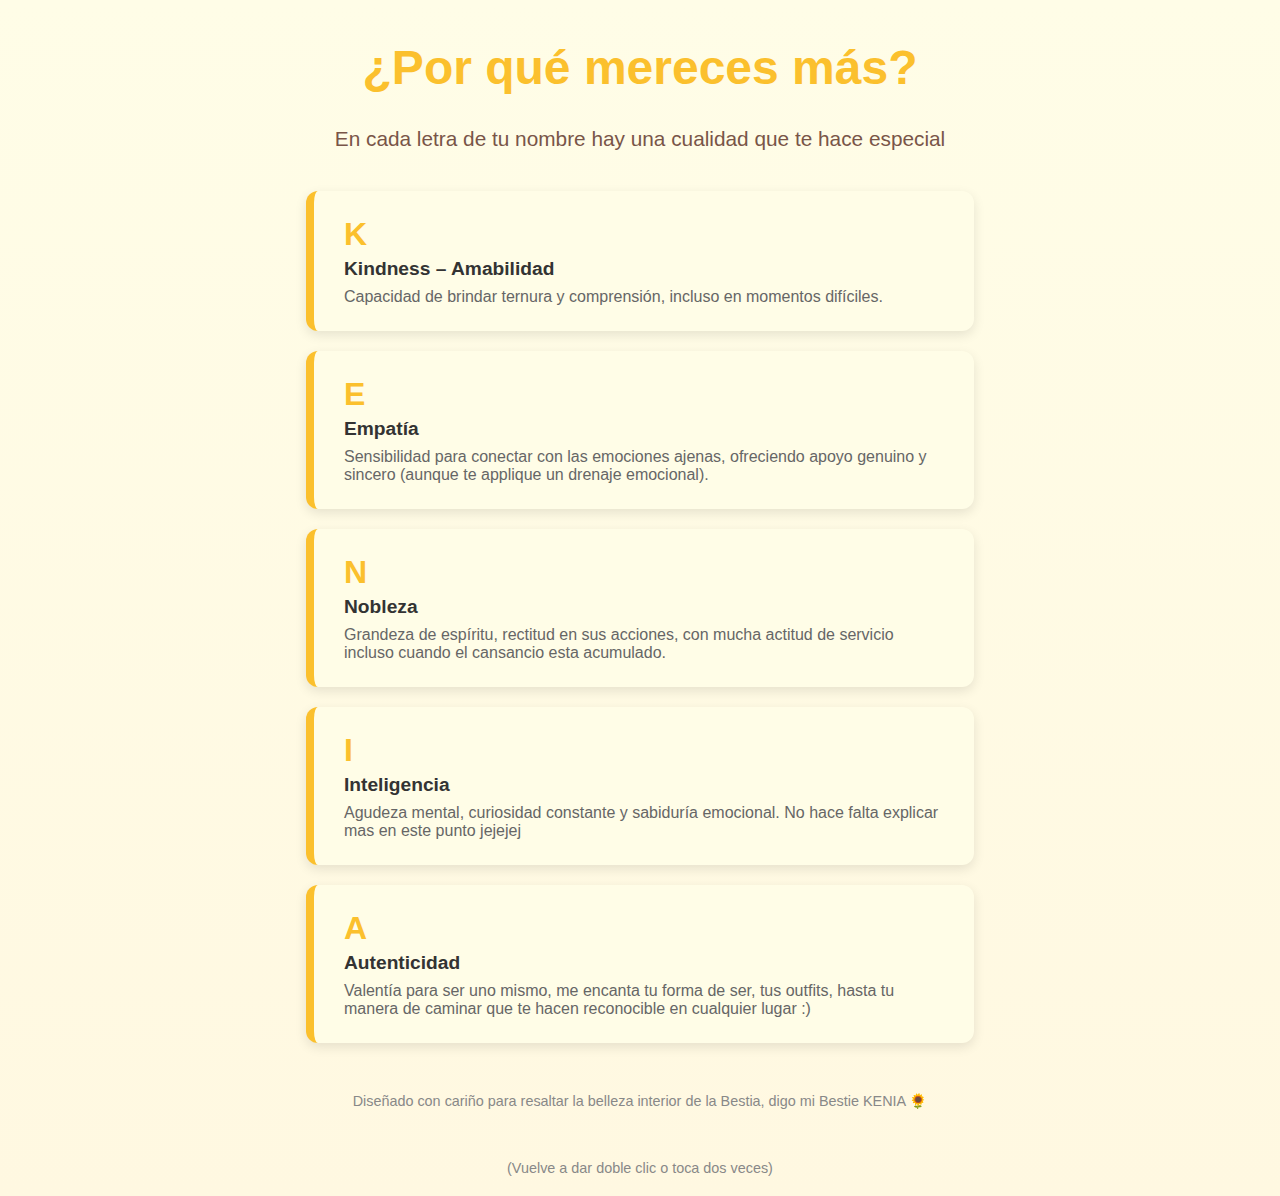
<file: carta-neni/Name.html>
<!DOCTYPE html>
<html lang="es">
<head>
  <meta charset="UTF-8">
  <meta name="viewport" content="width=device-width, initial-scale=1">
  <title>Virtudes de KENIA</title>
  <style>
    body {
      margin: 0;
      font-family: 'Segoe UI', sans-serif;
      background: linear-gradient(to bottom, #fffde7, #fff8e1);
      color: #333;
      overflow-x: hidden;
      position: relative;
    }

    h1 {
      font-size: 3em;
      color: #fbc02d;
      text-align: center;
      margin-top: 40px;
    }

    p.subtitle {
      font-size: 1.3em;
      color: #795548;
      text-align: center;
      margin-bottom: 40px;
    }

    .virtue-card {
      background: #fffde7;
      border-left: 8px solid #fbc02d;
      border-radius: 12px;
      box-shadow: 0 4px 12px rgba(0,0,0,0.1);
      padding: 25px 30px;
      max-width: 600px;
      margin: 20px auto;
      transition: transform 0.3s ease;
    }

    .virtue-card:hover {
      transform: scale(1.02);
    }

    .letter {
      font-size: 2em;
      font-weight: bold;
      color: #fbc02d;
    }

    .virtue {
      font-size: 1.2em;
      font-weight: 600;
      margin-top: 5px;
      color: #333;
    }

    .description {
      font-size: 1em;
      color: #666;
      margin-top: 8px;
    }

    footer {
      text-align: center;
      margin: 50px 20px 20px;
      font-size: 0.9em;
      color: #888;
    }

  /* Girasoles animados más rápidos y constantes */
  .sunflower {
    position: absolute;
    width: 80px;
    height: 80px;
    background-image: url('https://upload.wikimedia.org/wikipedia/commons/thumb/4/40/Sunflower_sky_backdrop.jpg/120px-Sunflower_sky_backdrop.jpg');
    background-size: cover;
    border-radius: 50%;
    animation: float 6s linear infinite;
    opacity: 0.6;
  }

  .sunflower:nth-child(1) { top: 10%; left: 5%; animation-delay: 0s; }
  .sunflower:nth-child(2) { top: 30%; left: 80%; animation-delay: 1s; }
  .sunflower:nth-child(3) { top: 60%; left: 10%; animation-delay: 2s; }
  .sunflower:nth-child(4) { top: 80%; left: 70%; animation-delay: 3s; }

  @keyframes float {
    0%   { transform: translateY(0px) rotate(0deg); }
    25%  { transform: translateY(-15px) rotate(5deg); }
    50%  { transform: translateY(0px) rotate(0deg); }
    75%  { transform: translateY(15px) rotate(-5deg); }
    100% { transform: translateY(0px) rotate(0deg); }
  }

  </style>
</head>
<body ondblclick="goToFlowers()">
  <div class="sunflower"></div>
  <div class="sunflower"></div>
  <div class="sunflower"></div>
  <div class="sunflower"></div>

  <h1>¿Por qué mereces más?</h1>
  <p class="subtitle">En cada letra de tu nombre hay una cualidad que te hace especial</p>

  <div class="virtue-card">
    <div class="letter">K</div>
    <div class="virtue">Kindness – Amabilidad</div>
    <div class="description">Capacidad de brindar ternura y comprensión, incluso en momentos difíciles.</div>
  </div>

  <div class="virtue-card">
    <div class="letter">E</div>
    <div class="virtue">Empatía</div>
    <div class="description">Sensibilidad para conectar con las emociones ajenas, ofreciendo apoyo genuino y sincero (aunque te applique un drenaje emocional).</div>
  </div>

  <div class="virtue-card">
    <div class="letter">N</div>
    <div class="virtue">Nobleza</div>
    <div class="description">Grandeza de espíritu,  rectitud en sus acciones, con mucha actitud de servicio incluso cuando el cansancio esta acumulado.</div>
  </div>

  <div class="virtue-card">
    <div class="letter">I</div>
    <div class="virtue">Inteligencia</div>
    <div class="description">Agudeza mental, curiosidad constante y sabiduría emocional. No hace falta explicar mas en este punto jejejej</div>
  </div>

  <div class="virtue-card">
    <div class="letter">A</div>
    <div class="virtue">Autenticidad</div>
    <div class="description">Valentía para ser uno mismo, me encanta tu forma de ser, tus outfits, hasta tu manera de caminar que te hacen reconocible en cualquier lugar :)</div>
  </div>

  <footer>Diseñado con cariño para resaltar la belleza interior de la Bestia, digo mi Bestie KENIA 🌻</footer>
  <footer>(Vuelve a dar doble clic o toca dos veces)</footer>
</body>

  <script>
    function goToFlowers() {
      window.location.href = "flores-amarillas/index.html"; // aquí pones la ruta de tu página con las flores
    }
  </script>
</html>
</file>
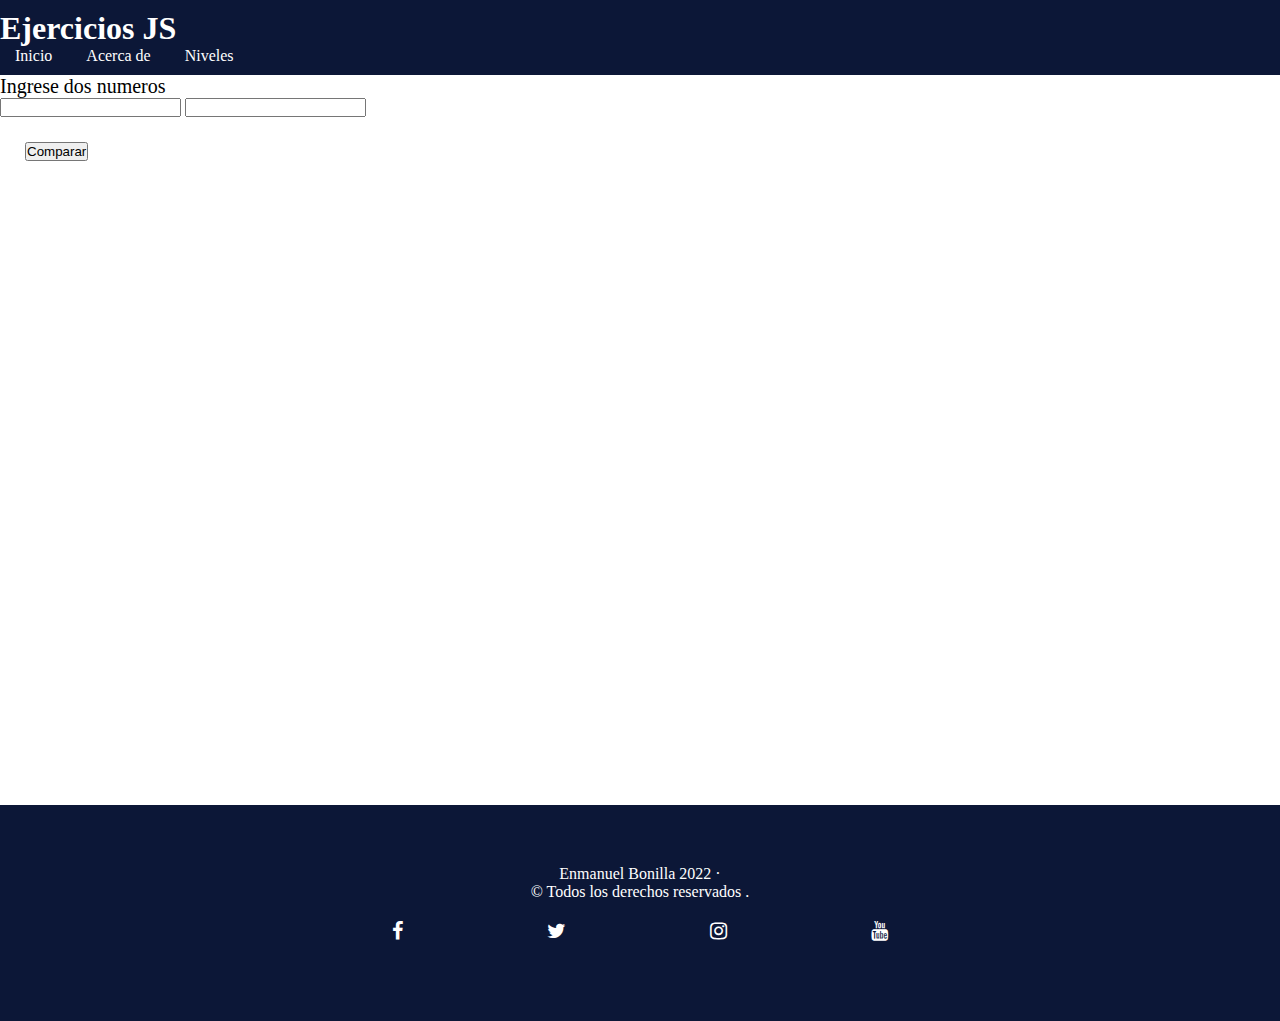
<file: Practicas-JS-main/ejercicios/ejercicio01.html>
<!DOCTYPE html>
<html lang="en">

<head>
    <meta charset="UTF-8">
    <meta name="viewport" content="width=device-width, initial-scale=1.0">
    <link rel="stylesheet" href="https://stackpath.bootstrapcdn.com/font-awesome/4.7.0/css/font-awesome.min.css">
    <link rel="stylesheet" href="https://cdn.jsdelivr.net/npm/bootstrap@4.6.1/dist/css/bootstrap.min.css"
        integrity="sha384-zCbKRCUGaJDkqS1kPbPd7TveP5iyJE0EjAuZQTgFLD2ylzuqKfdKlfG/eSrtxUkn" crossorigin="anonymous">
    <link rel="stylesheet" href="../css/style.css">

    <title>Practicas JS - 01</title>
</head>

<body>

    <header class="header">
        <div class="container">
            <div class="menu">
                <div class="row">
                    <div class="menu-logo col-xs-12 col-sm-4 text-center">
                        <a href="../">
                            <h1>Ejercicios JS</h1>
                        </a>
                    </div>
                    <nav class="navbar col-xs-12 col-sm-8">
                        <a href="../index.html">Inicio</a>
                        <a href="">Acerca de</a>
                        <a href="">Niveles</a>
                    </nav>
                </div>
            </div>


        </div>
    </header>


    <main class="container text-center py-5 mt-4">
        <div class="solicitud py-5"> 
            <span>Ingrese dos numeros</span>
        </div>
        <div class="input-group">
            <input type="number" name="txtNum1" id="tNum1" class="form-control ml-1">
            <input type="number" name="txtNum2" id="tNum2" class="form-control ml-1">
        </div>
        <div class="acciones">
            <button class="btn btn-danger mt-3" type="button" id="bComparar">Comparar</button>
        </div>
        <div class="resultado">

        </div>
    </main>

    <footer>
        <p>Enmanuel Bonilla 2022 · <br>© Todos los derechos reservados .</p>
        <section class="redes-icons">
            <a href="https://www.facebook.com/BMEnrique15" class="fa fa-facebook" target="_blank"></a>
            <a href="https://twitter.com/e_bonilla08" class="fa fa-twitter" target="_blank"></a>
            <a href="https://www.instagram.com/_bmenrique/" class="fa fa-instagram" target="_blank"></a>
            <a href="https://www.youtube.com/channel/UC7vJlRLbcIa9D2TMkwt991A" class="fa fa-youtube"
                target="_blank"></a>
        </section>
    </footer>

    <script src="../js/app.js" charset="utf-8"></script>
    <script src="https://cdn.jsdelivr.net/npm/jquery@3.5.1/dist/jquery.slim.min.js"
        integrity="sha384-DfXdz2htPH0lsSSs5nCTpuj/zy4C+OGpamoFVy38MVBnE+IbbVYUew+OrCXaRkfj"
        crossorigin="anonymous"></script>
    <script src="https://cdn.jsdelivr.net/npm/bootstrap@4.6.1/dist/js/bootstrap.bundle.min.js"
        integrity="sha384-fQybjgWLrvvRgtW6bFlB7jaZrFsaBXjsOMm/tB9LTS58ONXgqbR9W8oWht/amnpF"
        crossorigin="anonymous"></script>
</body>

</html>
</file>
<file: asteroide/css/styles.css>
body  {
  display: flex;
  min-height: 100vh;
  background: rgb(14,7,130);
  background:   hsl(240deg 100% 20%) 0%;
}
.estela{
  position: relative;
  height: 250px;
  width: 2%;
  left: 100%;
  border-radius: 50% 20% 10% 50%;
  background-image: linear-gradient(
    270deg,
    hsl(240deg 100% 20%) 0%,
    hsl(289deg 100% 21%) 61%,
    hsl(315deg 100% 27%) 76%,
    hsl(329deg 100% 36%) 85%,
    hsl(337deg 100% 43%) 90%,
    hsl(357deg 91% 59%) 94%,
    hsl(17deg 100% 59%) 96%,
    hsl(34deg 100% 53%) 98%,
    hsl(45deg 100% 50%) 99%,
    hsl(55deg 100% 50%) 100%
  );
  
  transform: rotate(-25deg);
}
.asteroid{
  position: relative;
  width: 100px;
  height: 100px;
  border-radius: 70% 20% 70% 30%;
  background-color: #f0a86e;
  box-shadow: 0 0 20px #ffffff, 
  inset -10px 0 30px #d4ccb6, inset 40px 10px 90px #ca8646;
  top: 28%;
  left: 2%;
  
  transform: rotate(30deg);
}

.asteroid span{
  position: absolute;
  width: 10%;
  height: 10%;
  border-radius: 50%;
}

.asteroid span:first-child{
  border: solid 1px rgba(121, 121, 121, .7);
  border-right: solid 0px transparent;
  border-top: solid 0px transparent;
  left: 25%;
  top:40%;
}
.asteroid span:nth-child(2){
  width: 15%;
  height: 20%;
  border: solid 1px rgba(121, 121, 121, .7);
  border-right: solid 0px transparent;
  border-top: solid 0px transparent;
  left: 60%;
  top:20%;
}
.asteroid span:nth-child(3){
  width: 9%;
  height: 8%;
  border: solid 1px rgba(121, 121, 121, .7);
  border-right: solid 0px transparent;
  border-top: solid 0px transparent;
  left: 80%;
  top:20%;
}

.asteroid span:nth-child(4){
  width: 25%;
  height: 20%;
  border: solid 1px rgba(121, 121, 121, .7);
  border-right: solid 0px transparent;
  border-top: solid 0px transparent;
  left: 50%;
  top:60%;
}
.asteroid span:nth-child(5){
  width: 5%;
  height: 8%;
  border: solid 1px rgba(121, 121, 121, .7);
  border-right: solid 0px transparent;
  border-top: solid 0px transparent;
  left: 10%;
  top:20%;
}
.asteroid span:nth-child(6){
  width: 4%;
  height: 3%;
  border: solid 1px rgba(121, 121, 121, .7);
  border-right: solid 0px transparent;
  border-top: solid 0px transparent;
  left: 30%;
  top:80%;
}
</file>
<file: carta-mami/style.css>
@import url('https://fonts.googleapis.com/css?family=Sacramento');

#card {
   height:500px;
   width:800px;
   margin:5em auto;
   position: fixed;
  top: -15px;
   left: 25%;
   display:flex;
   visibility:hidden;
}
#card h2 {
   font-size:3em;
   margin:0;
   color:pink;
   text-align: center;
}
#card p {
   font-size: 1.5em;
   text-align: justify;
   padding-left: 30px; /* Espacio en blanco a la izquierda */
   padding-right: 30px; /* Espacio en blanco a la derecha */
}


.side {
   background:#eee;
   height:550px;
   width:400px;
/*    border:1px solid red; */
   padding:10px;
}
.side.one {
   width:320px;
   transform:skew(10deg,20deg);
   background:linear-gradient(90deg, #fff, #fff 40%, #ddd);
}
.side.two {
   transform:skew(10deg,-15deg);
   background:linear-gradient(-90deg, #fff, #fff 40%, #f0f0f0);
}

body {
   display: flex;
   align-items: center;
   justify-content: center;
   height: 100vh;
   font-family: 'Sacramento', cursive;
   background-color: #f1e3d3;
   overflow: hidden;
 }
 
 .valentines-day {
   position: relative;
   cursor: pointer;
 }
 
 .envelope {
   position: relative;
   filter: drop-shadow(0 0 25px rgba(0,0,0,.3));
 }
 
 .envelope:before {
   content:"";
   position: absolute;
   width:254px;
   height:254px;
   background-color: #ff9494;
   transform: rotate(-45deg);
   border-radius: 0 15px 0 0;
   left:-37px;
   top:-82px;
 }
 
 .envelope:after {
   content:"";
   position: absolute;
   background-color: #ff9494;
   width:360px;
   height:225px;
   left:-90px;
   top:45px;
 }
 
 .heart {
   position: relative;
   background-color: #e01911;
   display: inline-block;
   height: 180px;
   top:50px;
   left:0;
   transform: rotate(-45deg);
   width:180px;
   filter: drop-shadow(0 -10px 25px rgba(0,0,0,.3));
   transition: .5s;
 }
   
 .heart:before, .heart:after {
   content:"";
   background-color: #e01911;
   border-radius:50%;
   height: 180px;
   width: 180px;
   position: absolute;
   }
   
 .heart:before {
   top:-100px;
   left:0;}
   
 .heart:after {
   left:100px;
   top:0;}
 
 .front {
   position: absolute;
   width:0;
   height:0;
   border-right: 190px solid #fbd2d2;
   border-top: 113px solid transparent;
   border-bottom: 113px solid transparent;
   top:44px;
   left:80px;
   z-index:4;
 }
 
 .front:before {
   content:"";
   position: absolute;
   width:0;
   height:0;
   border-left: 190px solid #fbd2d2;
   border-top: 113px solid transparent;
   border-bottom: 113px solid transparent;
   top:-113px;
   left:-170px;
 }
 
 .front:after {
   width:0;
   height:0;
   position: absolute;
   content:"";
   border-bottom: 150px solid #fce7e9;
   border-right:180px solid transparent;
   border-left: 180px solid transparent;
   top:-36px;
   left:-170px;
 }
 
 .text {
   position: absolute;
   font-family: arial;
   letter-spacing:5px;
   text-align: center;
   color: white;
   z-index:2;
   top:80px;
   left:15px;
   transition: .5s;
 }
 
 .valentines-day:hover .heart {
   transform: translateY(-50px) rotate(-45deg);
 }
 
 .valentines-day:hover .text {
   transform: translateY(-50px);
 }
</file>
<file: Practicas-JS-main/css/style.css>
*{
	margin: 0;
	padding: 0;
}

body{
	background-color: #fff;
}

.header{
	background-color:#0C1737;
}
.menu{
	padding: 10px 0;
}
.menu-logo a{
	text-decoration: none;
	color: white;
	margin-top: 15px;
	font-size: 12pt;
	transition: 0.5s;
}.menu-logo a:hover{
	font-size: 14pt;
	color: #E1E417;
}

.navbar{
	text-align: right;
	display: inline-block;
	margin: auto;
}
.navbar a{
	text-decoration: none;
	color: white;
	margin: 15px;
	font-size: 12pt;
	transition: 0.5s;
}

.navbar a:hover{
	font-size: 14pt;
	color: #E1E417;
}

main{
	min-height: 80vh;
	margin-bottom: 10px;
}
.card{
	width: 100%;
	transition: 0.5s;
	box-shadow: rgba(0, 0, 0, 0.35) 0px 5px 15px;
	height: 100%;

}
.card-body{
	height: 80%;
	margin-bottom: 10px;
}
.card-links{
	padding-top: 5px;
	height: 20%;
}
.card:hover{
	width: 101%;
	background-color: #FCFCEE;
}

.well-lg{
	margin-bottom: 10px;
}



.ejercicio{
	width: 90%;
}
.solicitud{
	
	font-size: 20px;
}
.acciones{
	margin: 25px;
}
.resultado{
	width: 70%;
	margin: auto;	
	font-size: 22px;
	font-weight: bold;

}
footer{
	background-color: #0C1737;
	color:  white;
	min-height: 20vh;
}
footer p {
	text-align: center;
	padding-top: 60px;
}

.redes-icons{
	display: flex;
	width: 50%;
	margin: auto;
	padding-bottom: 60px;
}
.redes-icons a{
	flex-grow: 1;
	text-decoration: none;
	font-size: 20px;
	line-height: 60px;
	text-align: center;
	color: white;
	transition: 0.5s;
}

.redes-icons a:hover{
	font-size: 30px;
	color: #E1E417;
}



@media (max-width: 575px) {
	.navbar{
		text-align: center;
	}
}
</file>
<file: carta-neni/flores-amarillas/styles.css>
body {
    margin: 0;
    padding: 0;
    display: flex;
    justify-content: center;
    align-items: center;
    height: 100vh;
    background-color: #f7f7f7;
}

.container {
    text-align: center;
}

h1 {
    font-size: 36px;
    color: #8B4513;
    margin-top: 20px;
    z-index: 1;
}

.flower-container {
    display: flex;
    flex-wrap: wrap;
    justify-content: center;
}

.flower {
    width: 200px;
    height: 200px;
    margin: 10px;
    position: relative;
}

.petal {
    width: 45px;
    height: 90px;
    background-color: #FFD700;
    border-radius: 50%;
    position: absolute;
    top: 50%;
    left: 50%;
    transform-origin: 0 100%;
}

.p1 { transform: translate(-50%, -50%) rotate(0deg); }
.p2 { transform: translate(-50%, -50%) rotate(36deg); }
.p3 { transform: translate(-50%, -50%) rotate(72deg); }
.p4 { transform: translate(-50%, -50%) rotate(108deg); }
.p5 { transform: translate(-50%, -50%) rotate(144deg); }
.p6 { transform: translate(-50%, -50%) rotate(180deg); }
.p7 { transform: translate(-50%, -50%) rotate(216deg); }
.p8 { transform: translate(-50%, -50%) rotate(252deg); }
.p9 { transform: translate(-50%, -50%) rotate(288deg); }
.p10 { transform: translate(-50%, -50%) rotate(324deg); }

/* Agrega las siguientes clases para las animaciones */
@keyframes fadeInPetal {
    from {
        opacity: 0;
    }
    to {
        opacity: 1;
    }
}

@keyframes fadeOutPetal {
    from {
        opacity: 1;
    }
    to {
        opacity: 0;
    }
}

.petal {
    /* Agrega una animación de entrada a los pétalos */
    animation: fadeInPetal 0.5s ease-in-out both;
}
</file>
